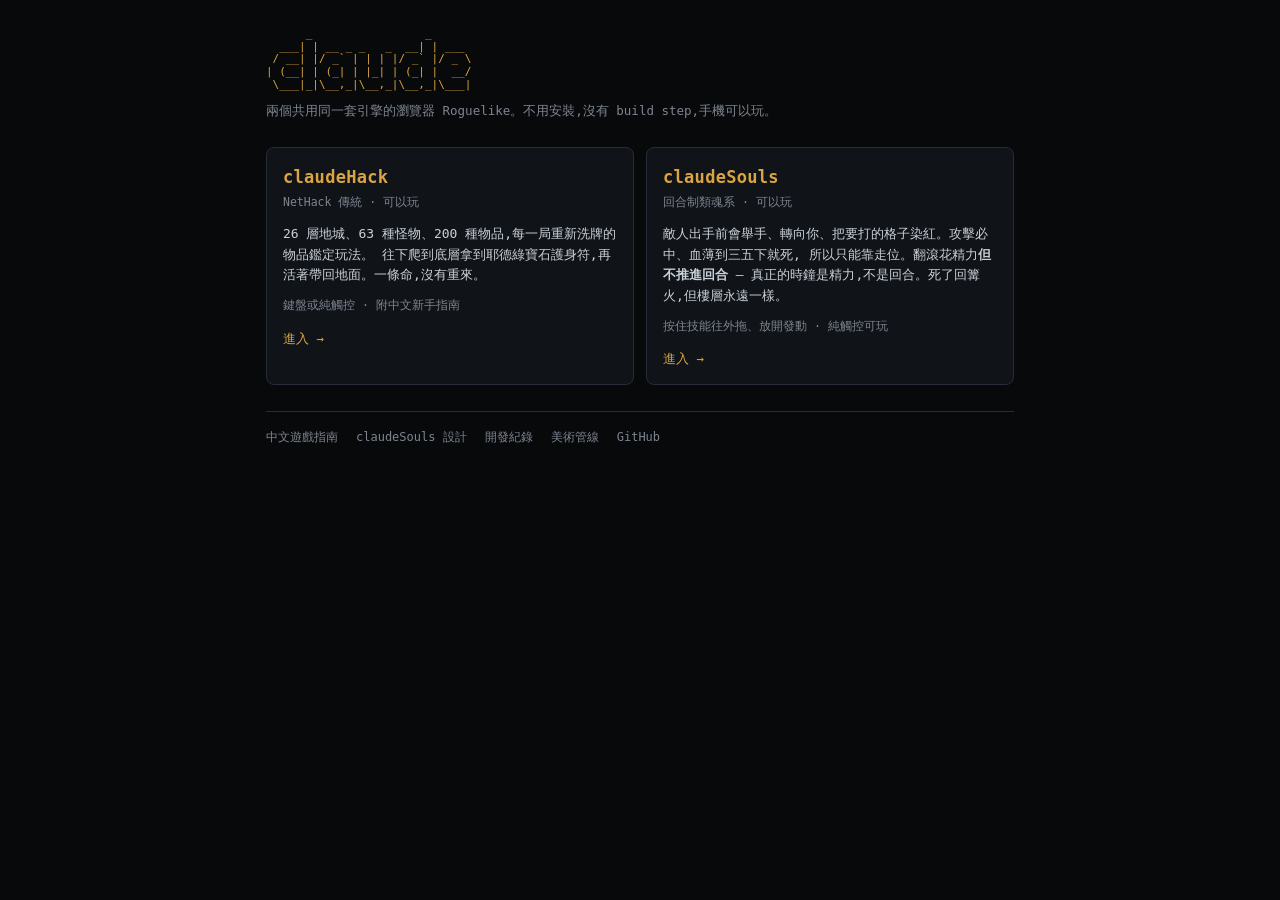
<file: index.html>
<!doctype html>
<html lang="zh-Hant">
<head>
<meta charset="utf-8">
<meta name="viewport" content="width=device-width,initial-scale=1,viewport-fit=cover">
<title>claudeHack &amp; claudeSouls</title>
<meta name="description" content="Two browser roguelikes sharing one engine: claudeHack, a NetHack-like, and claudeSouls, a turn-based Souls-like.">
<link rel="icon" href="data:image/svg+xml,<svg xmlns='http://www.w3.org/2000/svg' viewBox='0 0 16 16'><text y='13' font-size='13'>@</text></svg>">
<link rel="stylesheet" href="css/chooser.css">
</head>
<body>
<main>

  <pre id="logo">
      _                 _
  ___| | __ _ _   _  __| | ___
 / __| |/ _` | | | |/ _` |/ _ \
| (__| | (_| | |_| | (_| |  __/
 \___|_|\__,_|\__,_|\__,_|\___|
</pre>
  <p class="tag">兩個共用同一套引擎的瀏覽器 Roguelike。不用安裝,沒有 build step,手機可以玩。</p>

  <div class="cards">

    <a class="card ready" href="classic/">
      <h2>claudeHack</h2>
      <p class="sub">NetHack 傳統 &middot; 可以玩</p>
      <p>26 層地城、63 種怪物、200 種物品,每一局重新洗牌的物品鑑定玩法。
         往下爬到底層拿到耶德綠寶石護身符,再活著帶回地面。一條命,沒有重來。</p>
      <p class="meta">鍵盤或純觸控 &middot; 附中文新手指南</p>
      <span class="go">進入 &rarr;</span>
    </a>

    <a class="card ready" href="claudeSouls/">
      <h2>claudeSouls</h2>
      <p class="sub">回合制類魂系 &middot; 可以玩</p>
      <p>敵人出手前會舉手、轉向你、把要打的格子染紅。攻擊必中、血薄到三五下就死,
         所以只能靠走位。翻滾花精力<b>但不推進回合</b> &mdash;
         真正的時鐘是精力,不是回合。死了回篝火,但樓層永遠一樣。</p>
      <p class="meta">按住技能往外拖、放開發動 &middot; 純觸控可玩</p>
      <span class="go">進入 &rarr;</span>
    </a>

  </div>

  <nav class="links">
    <a href="classic/docs/GUIDE.zh-TW.md">中文遊戲指南</a>
    <a href="claudeSouls/docs/DESIGN.md">claudeSouls 設計</a>
    <a href="docs/DEVLOG.md">開發紀錄</a>
    <a href="docs/ASSETS.md">美術管線</a>
    <a href="https://github.com/darkbearlab/claudeHack_roguelike">GitHub</a>
  </nav>

</main>
</body>
</html>
</file>
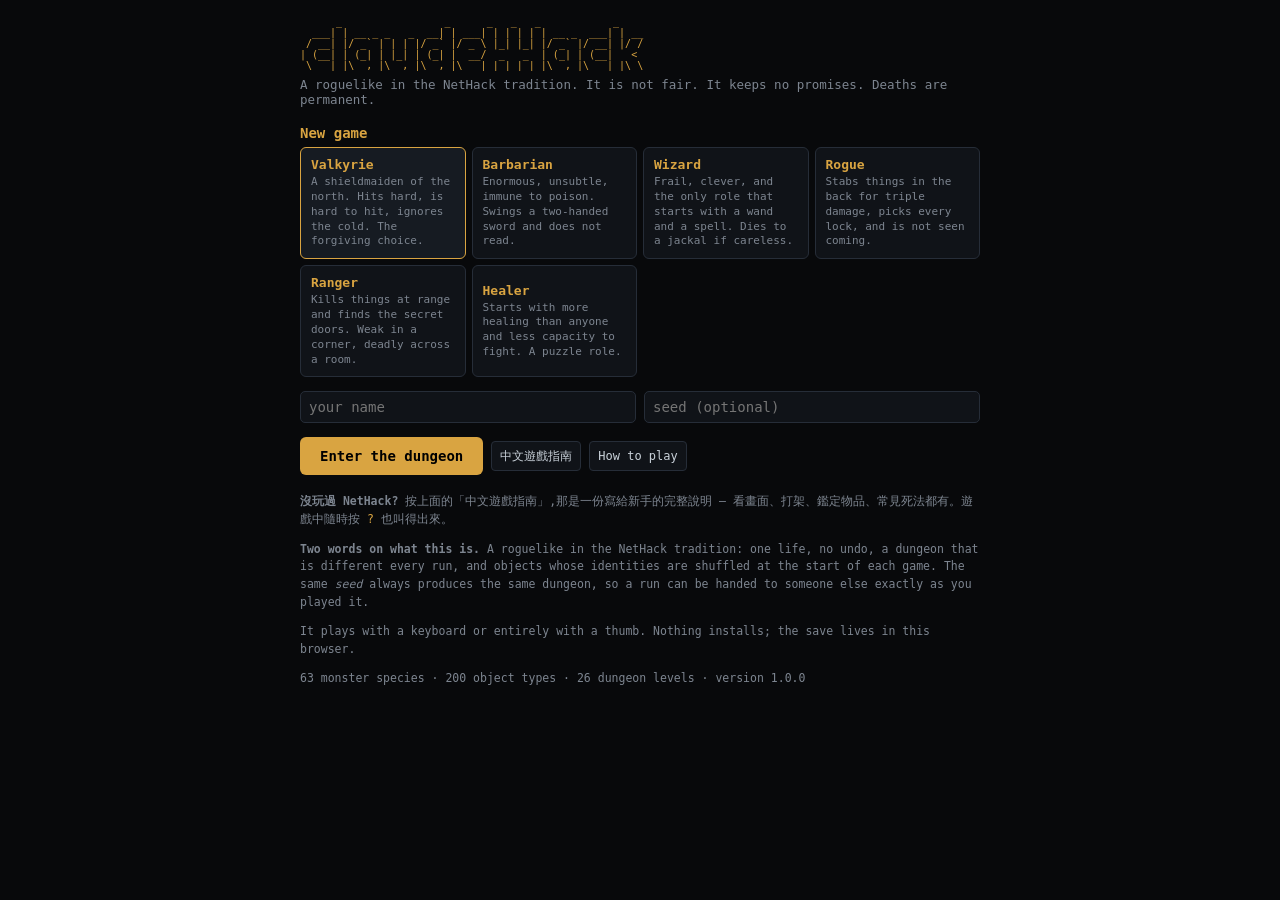
<file: classic/index.html>
<!doctype html>
<html lang="en">
<head>
<meta charset="utf-8">
<meta name="viewport" content="width=device-width,initial-scale=1,viewport-fit=cover">
<title>claudeHack — a roguelike in the NetHack tradition</title>
<meta name="description" content="claudeHack: a browser roguelike in the NetHack tradition. 26 dungeon levels, permadeath, item identification, no install.">
<link rel="icon" href="data:image/svg+xml,<svg xmlns='http://www.w3.org/2000/svg' viewBox='0 0 16 16'><text y='13' font-size='13'>@</text></svg>">
<link rel="stylesheet" href="css/style.css">
</head>
<body>
<div id="app">

  <header id="topbar">
    <span id="title">claudeHack</span>
    <span id="topinfo"></span>
    <span id="topbtns">
      <button id="btn-mode"  title="Toggle tiles / ASCII (T)">Tiles</button>
      <button id="btn-zoom"  title="Zoom (+ / -)">Zoom</button>
      <button id="btn-pad"   title="Show or hide the on-screen controls">Pad</button>
      <button id="btn-help"  title="Commands (?)">?</button>
      <button id="btn-save"  title="Save and quit (S)">Save</button>
    </span>
  </header>

  <div id="msgbar"><div id="msglines"></div></div>

  <main id="viewport">
    <canvas id="map" tabindex="0"></canvas>
    <div id="overlay" hidden></div>
    <div id="tooltip" hidden></div>
  </main>

  <footer id="status">
    <div id="status1"></div>
    <div id="status2"></div>
  </footer>

  <nav id="touchpad" hidden>
    <div class="tp-grid">
      <button data-cmd="y">↖</button><button data-cmd="k">↑</button><button data-cmd="u">↗</button>
      <button data-cmd="h">←</button><button data-cmd=".">·</button><button data-cmd="l">→</button>
      <button data-cmd="b">↙</button><button data-cmd="j">↓</button><button data-cmd="n">↘</button>
    </div>
    <div class="tp-acts">
      <button data-cmd="i">Inv</button>
      <button data-cmd=",">Pick</button>
      <button data-cmd="&gt;">&gt;</button>
      <button data-cmd="&lt;">&lt;</button>
      <button data-cmd="s">Srch</button>
      <button data-cmd="q">Quaff</button>
      <button data-cmd="r">Read</button>
      <button data-cmd="z">Zap</button>
      <button data-cmd="f">Fire</button>
      <button data-cmd="ESC">Esc</button>
    </div>
  </nav>

</div>

<div id="splash">
  <div class="splash-inner">
    <pre id="splash-logo">
      _                 _      _   _   _            _
  ___| | __ _ _   _  __| | ___| | | | | | __ _  ___| | __
 / __| |/ _` | | | |/ _` |/ _ \ |_| |_| |/ _` |/ __| |/ /
| (__| | (_| | |_| | (_| |  __/  _   _  | (_| | (__|   &lt;
 \___|_|\__,_|\__,_|\__,_|\___|_| |_| |_|\__,_|\___|_|\_\
</pre>
    <p class="tagline">A roguelike in the NetHack tradition. It is not fair. It keeps no promises. Deaths are permanent.</p>
    <div id="splash-body"></div>
  </div>
</div>

<script type="module" src="js/main.js"></script>
</body>
</html>
</file>
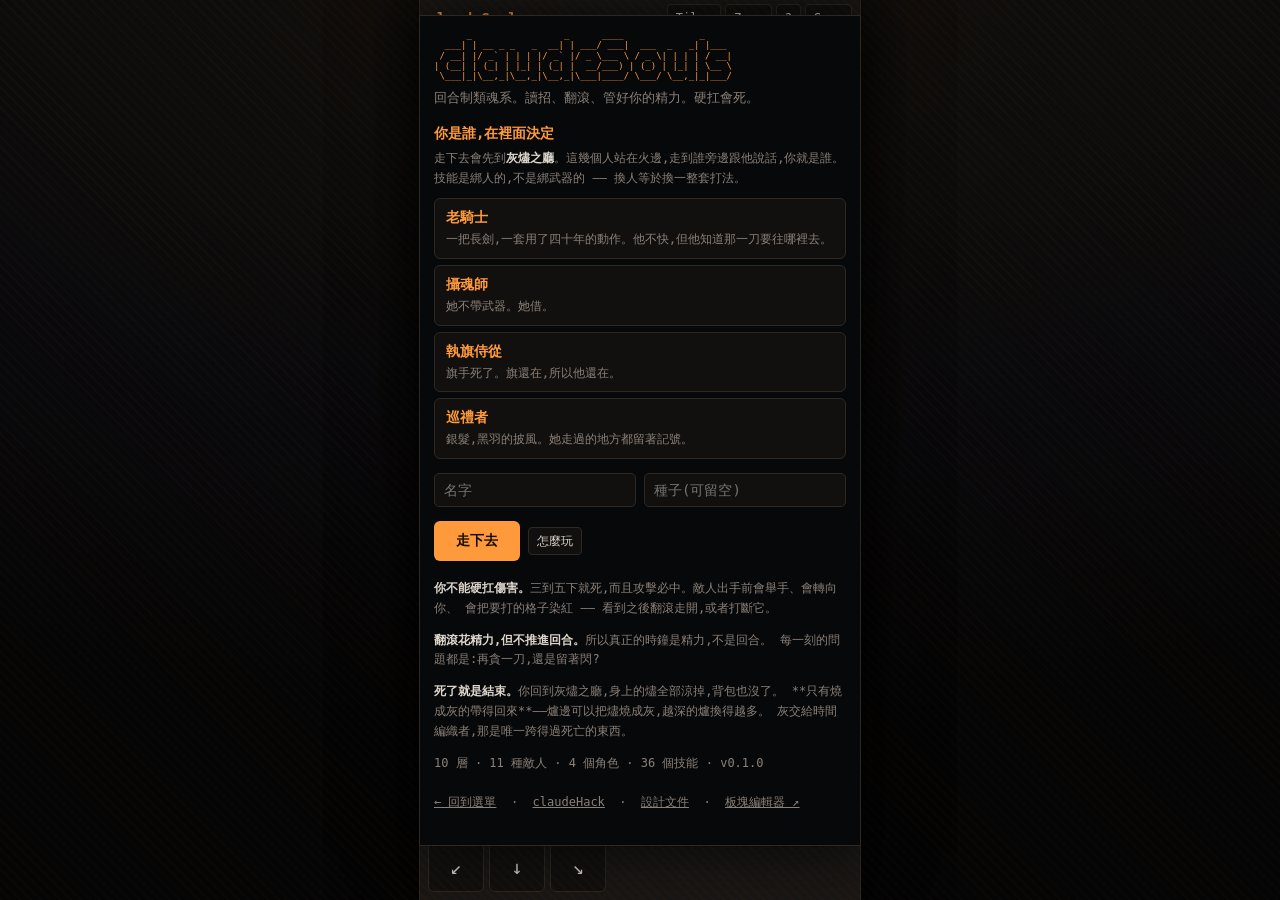
<file: claudeSouls/index.html>
<!doctype html>
<html lang="zh-Hant">
<head>
<meta charset="utf-8">
<meta name="viewport" content="width=device-width,initial-scale=1,viewport-fit=cover">
<title>claudeSouls</title>
<meta name="description" content="claudeSouls: a turn-based Souls-like. Read the wind-up, roll out of the way, spend your stamina well.">
<link rel="icon" href="data:image/svg+xml,<svg xmlns='http://www.w3.org/2000/svg' viewBox='0 0 16 16'><text y='13' font-size='13'>&#128293;</text></svg>">
<link rel="stylesheet" href="css/style.css">
  <link rel="stylesheet" href="css/texture.css">
</head>
<body>
<div id="app">

  <header id="topbar">
    <span id="title">claudeSouls</span>
    <span id="statusline"></span>
    <span id="topbtns">
      <button id="btn-mode" title="Tiles / ASCII">Tiles</button>
      <button id="btn-zoom" title="Zoom">Zoom</button>
      <button id="btn-help" title="說明">?</button>
      <button id="btn-save" title="存檔">Save</button>
    </span>
  </header>

  <div id="msgbar"><div id="msglines"></div></div>

  <main id="viewport">
    <canvas id="map" tabindex="0"></canvas>
    <!-- The aim readout, over the foot of the map. It used to live in the
         message strip at the top of the screen; that strip is off now, and a
         readout you consult with a finger already on the glass belongs near
         the finger. -->
    <div id="aimline" hidden></div>
    <!-- Health and stamina sit over the top-left corner of the map, the way a
         Souls game puts them. Overlaying rather than taking a strip of its own
         gives the map back the height, and the corner of a dungeon view is
         nearly always dark. -->
    <div id="hud">
      <div id="hudframe">
        <div id="gauges">
          <div id="hpbar" role="img" aria-label="health"></div>
          <div id="stbar" role="img" aria-label="stamina"></div>
        </div>
      </div>
    </div>
    <div id="flash"></div>
    <div id="overlay" hidden></div>
  </main>

  <div id="controls">
    <!-- A clean 3x3. Descend, Rest and Esc used to live on a fourth row here;
         they are one context button on the right now, which is what let these
         grow. -->
    <nav id="pad">
      <button data-cmd="y">&#8598;</button><button data-cmd="k">&#8593;</button><button data-cmd="u">&#8599;</button>
      <button data-cmd="h">&#8592;</button><button data-cmd=".">&middot;</button><button data-cmd="l">&#8594;</button>
      <button data-cmd="b">&#8601;</button><button data-cmd="j">&#8595;</button><button data-cmd="n">&#8600;</button>
    </nav>
    <div id="skillbar"></div>
  </div>

</div>

<div id="splash">
  <div class="splash-inner">
    <pre id="splash-logo">
      _                 _      ____              _
  ___| | __ _ _   _  __| | ___/ ___|  ___  _   _| |___
 / __| |/ _` | | | |/ _` |/ _ \___ \ / _ \| | | | / __|
| (__| | (_| | |_| | (_| |  __/___) | (_) | |_| | \__ \
 \___|_|\__,_|\__,_|\__,_|\___|____/ \___/ \__,_|_|___/
</pre>
    <p class="tagline">回合制類魂系。讀招、翻滾、管好你的精力。硬扛會死。</p>
    <div id="splash-body"></div>
    <p class="note" style="margin-top:20px">
      <a href="../">&larr; 回到選單</a> &nbsp;·&nbsp;
      <a href="../classic/">claudeHack</a> &nbsp;·&nbsp;
      <a href="docs/DESIGN.md">設計文件</a> &nbsp;·&nbsp;
      <a href="tools/tile-editor.html" target="_blank" rel="noopener">板塊編輯器 ↗</a>
    </p>
  </div>
</div>

<script type="module" src="js/main.js"></script>
</body>
</html>
</file>
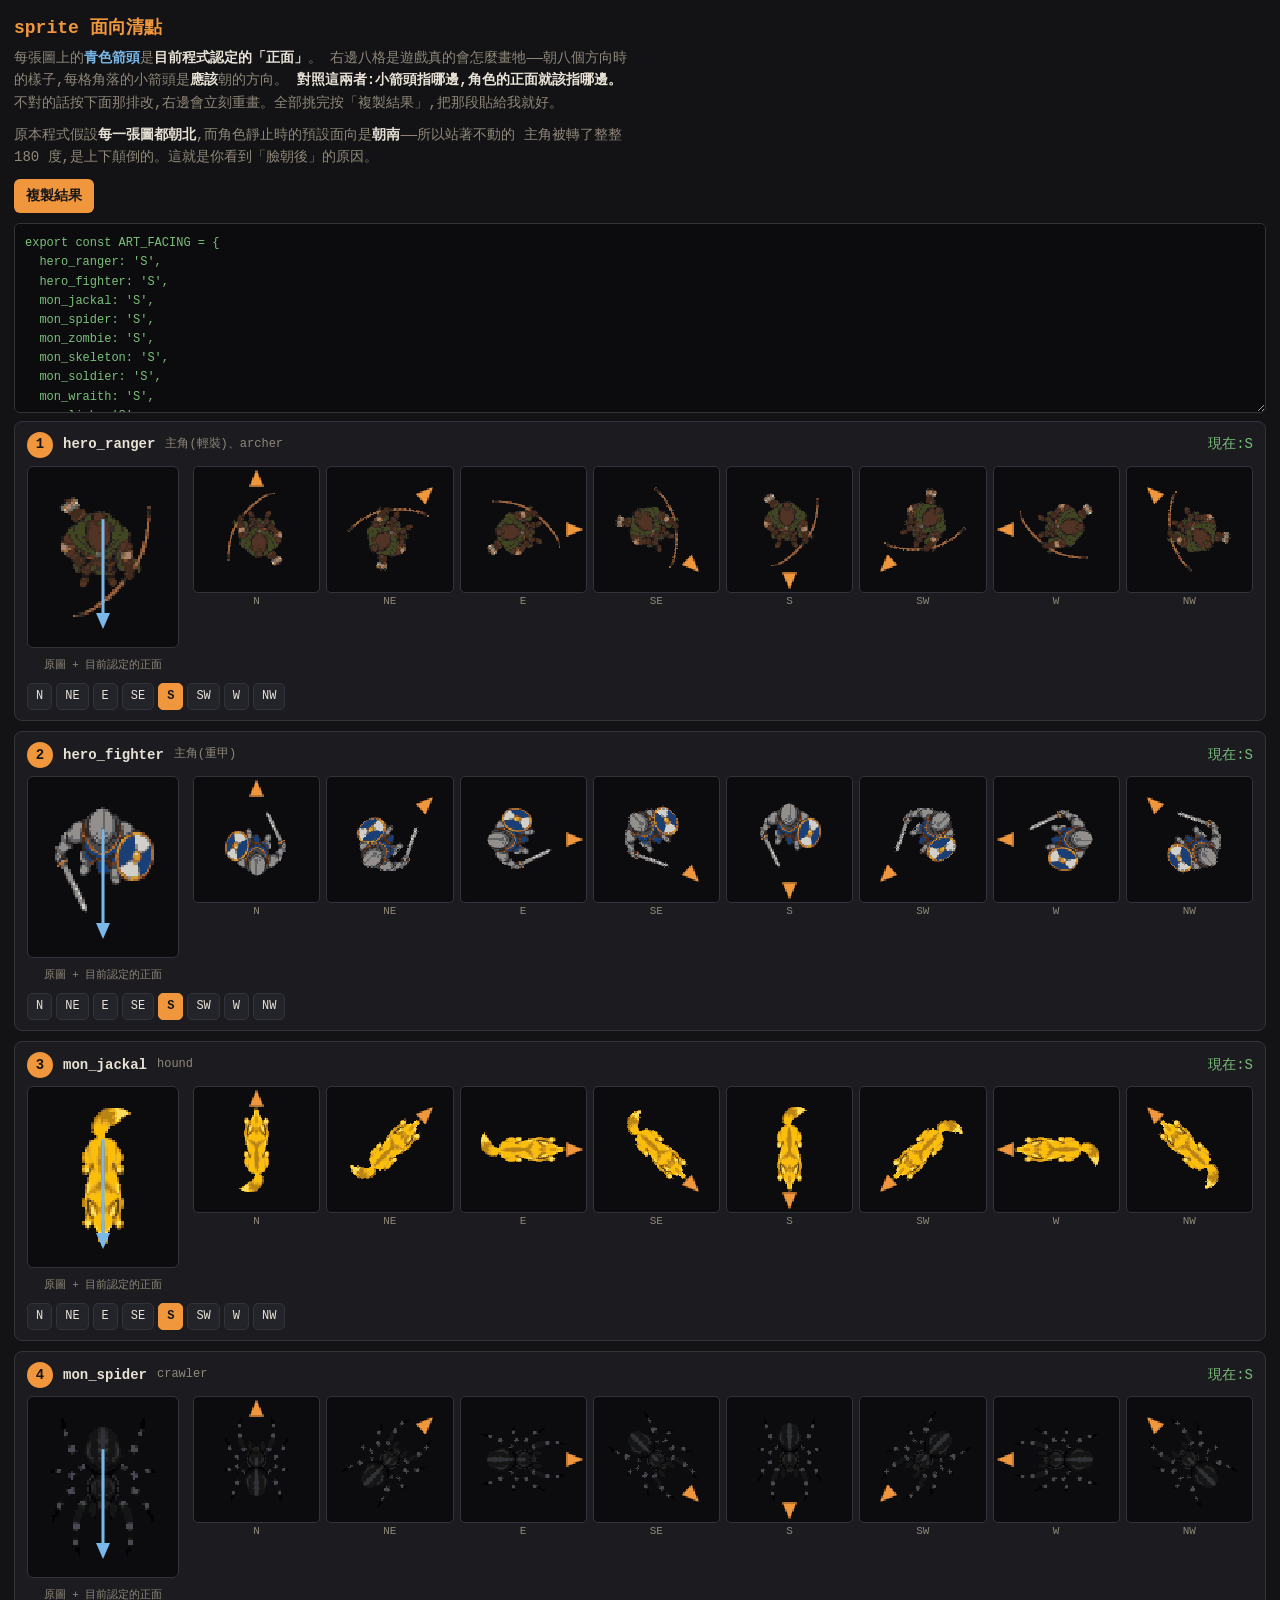
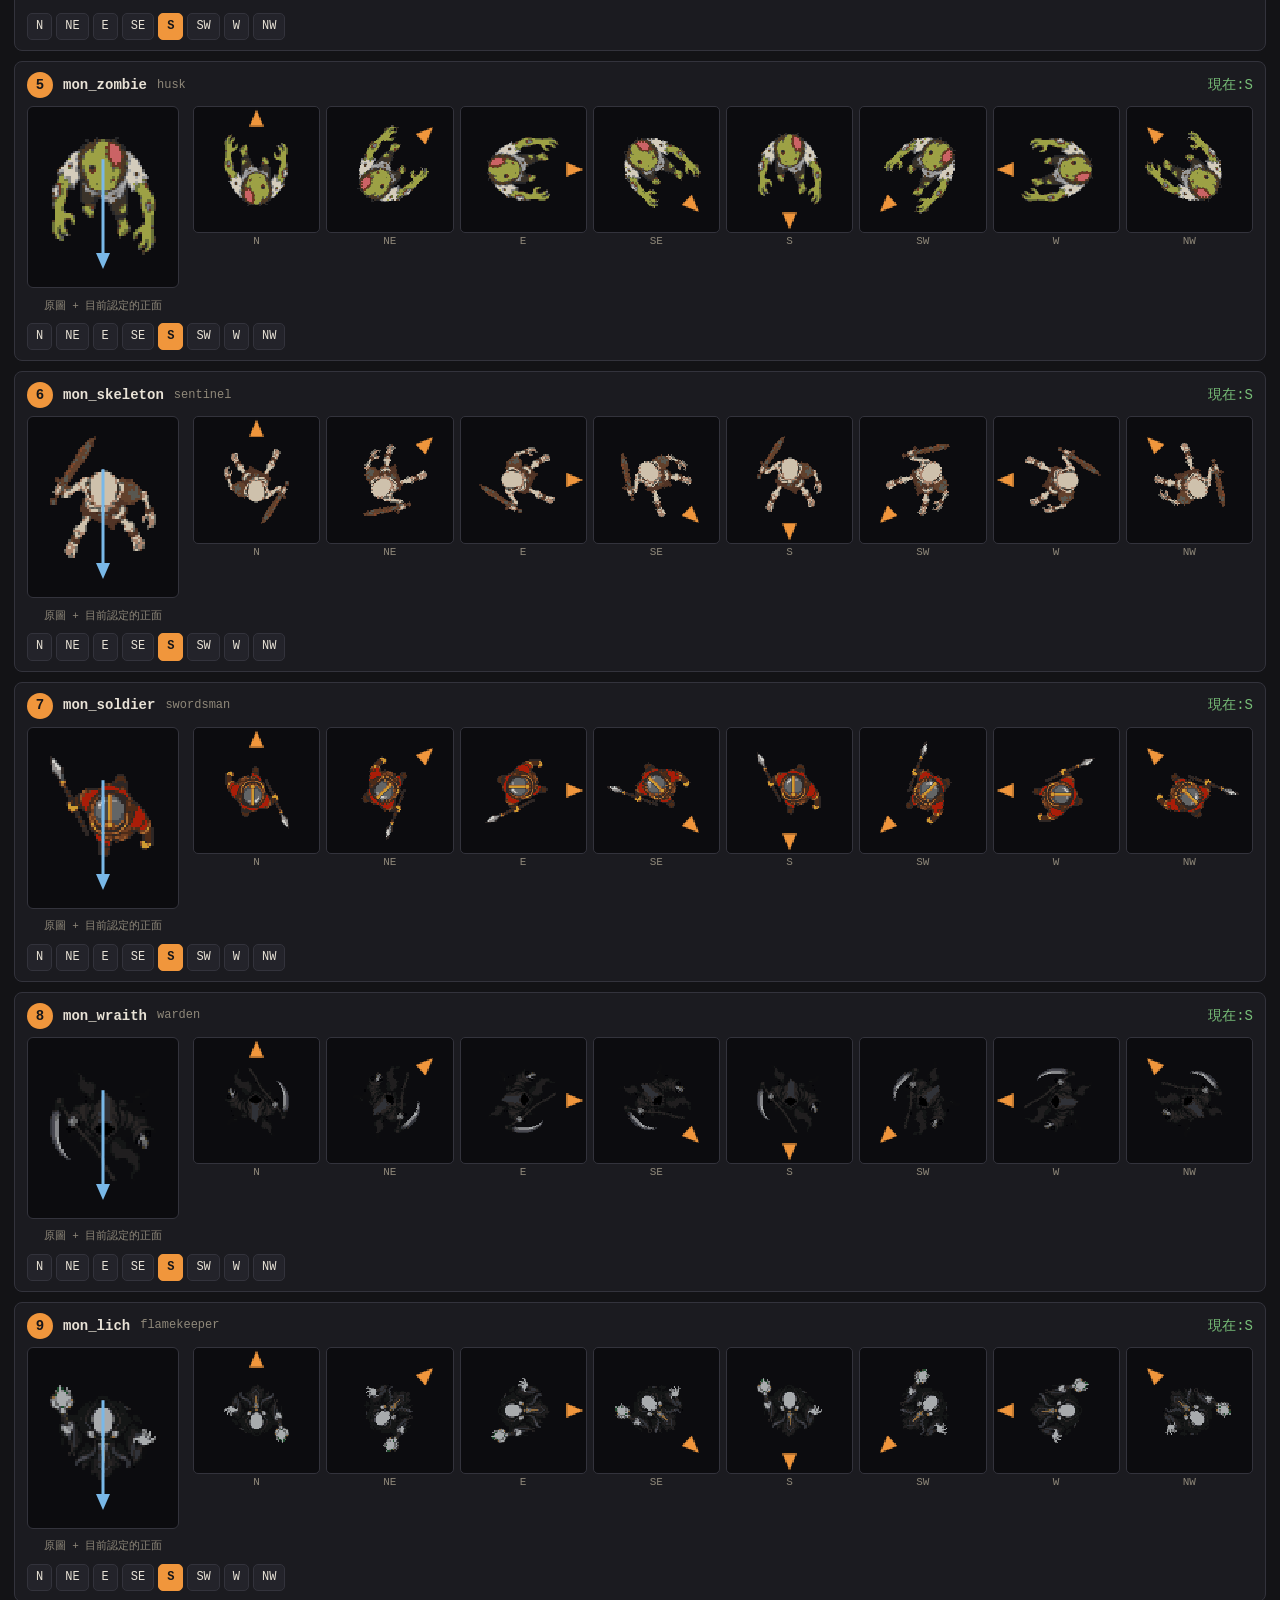
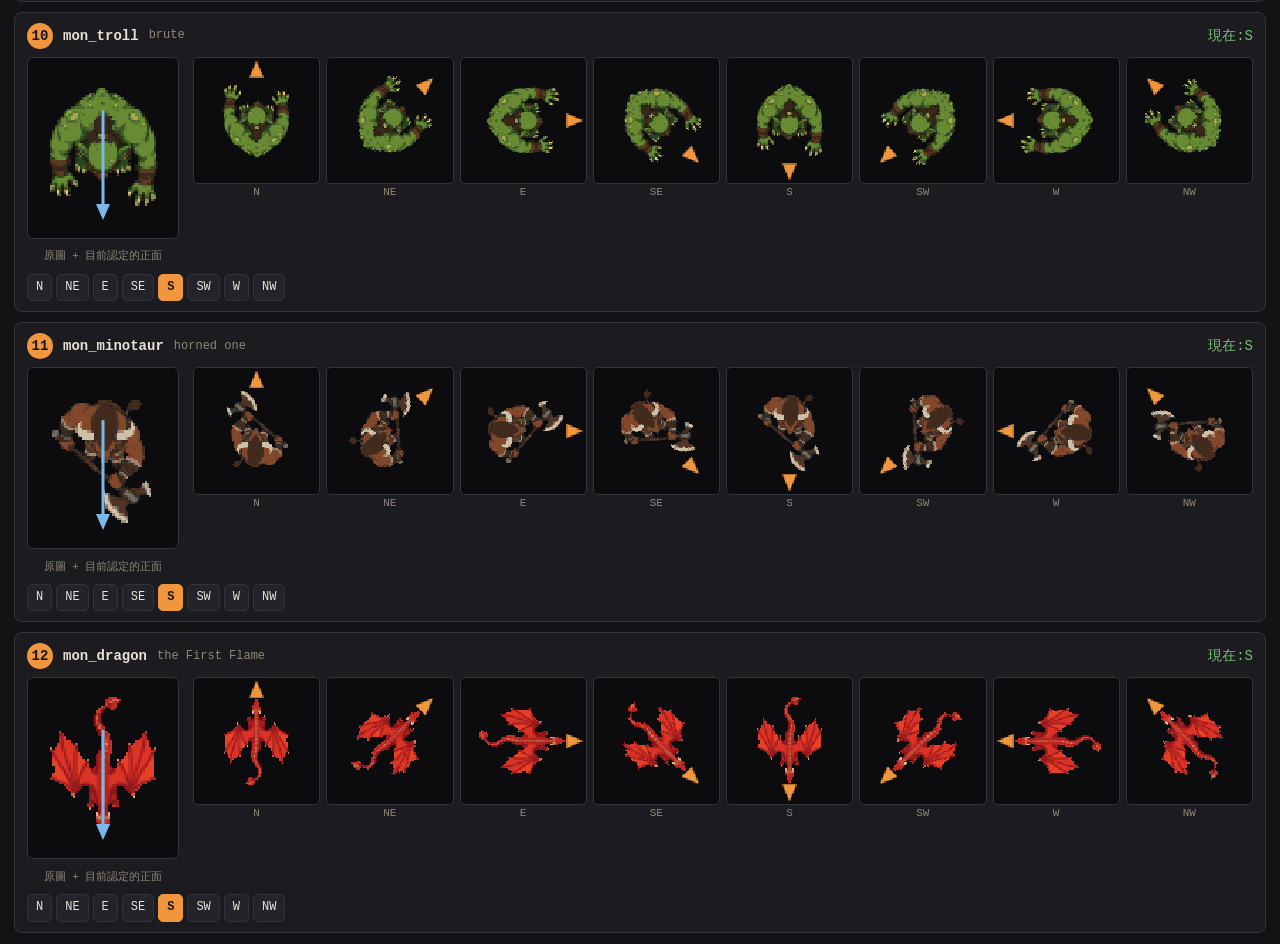
<file: claudeSouls/tools/facing.html>
<!doctype html>
<html lang="zh-Hant">
<head>
<meta charset="utf-8">
<meta name="viewport" content="width=device-width, initial-scale=1, viewport-fit=cover">
<title>claudeSouls — sprite 面向清點</title>
<style>
  :root {
    --bg: #131316; --panel: #1b1b20; --line: #33333c;
    --fg: #e8e2d6; --dim: #8f8879; --ember: #f0963c; --cool: #79b8e8; --good: #79c079;
  }
  * { box-sizing: border-box; }
  body {
    margin: 0; padding: 14px; background: var(--bg); color: var(--fg);
    font: 14px/1.6 ui-monospace, SFMono-Regular, Menlo, Consolas, monospace;
  }
  h1 { font-size: 18px; margin: 0 0 4px; color: var(--ember); }
  p  { margin: 0 0 10px; color: var(--dim); max-width: 74ch; }
  b  { color: var(--fg); }
  a  { color: var(--cool); }

  .card {
    background: var(--panel); border: 1px solid var(--line); border-radius: 8px;
    padding: 10px 12px; margin-bottom: 10px;
  }
  .head { display: flex; align-items: center; gap: 10px; flex-wrap: wrap; margin-bottom: 8px; }
  .num {
    background: var(--ember); color: #16161a; font-weight: 700;
    width: 26px; height: 26px; border-radius: 50%;
    display: grid; place-items: center; flex: 0 0 auto;
  }
  .name { font-weight: 700; }
  .used { color: var(--dim); font-size: 12px; }
  .now  { margin-left: auto; color: var(--good); }

  .row { display: flex; gap: 14px; align-items: flex-start; flex-wrap: wrap; }
  .raw { text-align: center; }
  .raw canvas { image-rendering: pixelated; background: #0c0c0f; border: 1px solid var(--line); border-radius: 6px; }
  .cap { color: var(--dim); font-size: 11px; margin-top: 2px; }

  .eight { display: grid; grid-template-columns: repeat(8, 1fr); gap: 6px; flex: 1 1 340px; min-width: 280px; }
  .eight figure { margin: 0; text-align: center; }
  .eight canvas {
    image-rendering: pixelated; width: 100%; height: auto; aspect-ratio: 1;
    background: #0c0c0f; border: 1px solid var(--line); border-radius: 5px; display: block;
  }
  .eight figcaption { font-size: 11px; color: var(--dim); }

  .pick { display: flex; gap: 4px; flex-wrap: wrap; margin-top: 8px; }
  .pick button {
    font: inherit; font-size: 12px; padding: 3px 8px; cursor: pointer;
    background: #23232a; color: var(--fg); border: 1px solid var(--line); border-radius: 5px;
  }
  .pick button.on { background: var(--ember); color: #16161a; border-color: var(--ember); font-weight: 700; }

  #out {
    width: 100%; height: 190px; background: #0c0c0f; color: var(--good);
    border: 1px solid var(--line); border-radius: 6px; padding: 10px;
    font: inherit; font-size: 12px; white-space: pre;
  }
  .bar { display: flex; gap: 8px; align-items: center; margin: 10px 0; flex-wrap: wrap; }
  .bar button {
    font: inherit; padding: 6px 12px; cursor: pointer;
    background: var(--ember); color: #16161a; border: 0; border-radius: 6px; font-weight: 700;
  }
  @media (max-width: 620px) { .eight { grid-template-columns: repeat(4, 1fr); } }
</style>
</head>
<body>

<h1>sprite 面向清點</h1>
<p>
  每張圖上的<b style="color:var(--cool)">青色箭頭</b>是<b>目前程式認定的「正面」</b>。
  右邊八格是遊戲真的會怎麼畫牠——朝八個方向時的樣子,每格角落的小箭頭是<b>應該</b>朝的方向。
  <b>對照這兩者:小箭頭指哪邊,角色的正面就該指哪邊。</b>
  不對的話按下面那排改,右邊會立刻重畫。全部挑完按「複製結果」,把那段貼給我就好。
</p>
<p>
  原本程式假設<b>每一張圖都朝北</b>,而角色靜止時的預設面向是<b>朝南</b>——所以站著不動的
  主角被轉了整整 180 度,是上下顛倒的。這就是你看到「臉朝後」的原因。
</p>

<div class="bar">
  <button id="copy">複製結果</button>
  <span class="cap" id="msg"></span>
</div>
<textarea id="out" readonly spellcheck="false"></textarea>

<div id="list"></div>

<script type="module">
import { ART_FACING, DEFAULT_ART_FACING, COMPASS } from '../js/data/sprites.js';
import { ENEMIES } from '../js/data/enemies.js';

// Every sprite this game rotates, and what uses it - so a wrong call can be
// traced to the thing on screen that looks wrong.
const USERS = new Map();
const add = (sprite, who) => {
  if (!sprite) return;
  if (!USERS.has(sprite)) USERS.set(sprite, []);
  USERS.get(sprite).push(who);
};
add('hero_ranger', '主角(輕裝)');
add('hero_fighter', '主角(重甲)');
for (const e of ENEMIES) add(e.sprite, e.name);

const SPRITES = [...USERS.keys()];
const chosen = new Map(SPRITES.map((s) => [s, ART_FACING[s] ?? DEFAULT_ART_FACING]));

const VEC = {
  N: [0, -1], NE: [1, -1], E: [1, 0], SE: [1, 1],
  S: [0, 1], SW: [-1, 1], W: [-1, 0], NW: [-1, -1],
};
const angleOf = (dx, dy) => Math.atan2(dy, dx) + Math.PI / 2;

function load(name) {
  return new Promise((res) => {
    const img = new Image();
    img.onload = () => res(img);
    img.onerror = () => res(null);
    img.src = `../../assets/${name}.png`;
  });
}

/** The raw art, with an arrow showing which way we currently call its front. */
function drawRaw(cv, img, facing) {
  const ctx = cv.getContext('2d');
  ctx.imageSmoothingEnabled = false;
  ctx.clearRect(0, 0, cv.width, cv.height);
  const s = Math.min(cv.width / img.width, cv.height / img.height) * 0.82;
  const w = img.width * s, h = img.height * s;
  ctx.drawImage(img, (cv.width - w) / 2, (cv.height - h) / 2, w, h);

  const [dx, dy] = VEC[facing];
  const cx = cv.width / 2, cy = cv.height / 2;
  const len = Math.min(cv.width, cv.height) * 0.42;
  const n = Math.hypot(dx, dy);
  const ex = cx + (dx / n) * len, ey = cy + (dy / n) * len;
  ctx.strokeStyle = '#79b8e8'; ctx.lineWidth = 3;
  ctx.beginPath(); ctx.moveTo(cx - (dx / n) * len * 0.6, cy - (dy / n) * len * 0.6);
  ctx.lineTo(ex, ey); ctx.stroke();
  ctx.save();
  ctx.translate(ex, ey); ctx.rotate(Math.atan2(dy, dx));
  ctx.fillStyle = '#79b8e8';
  ctx.beginPath(); ctx.moveTo(9, 0); ctx.lineTo(-7, -7); ctx.lineTo(-7, 7);
  ctx.closePath(); ctx.fill();
  ctx.restore();
}

/** Exactly what the game does: rotate by facing minus the art's own heading. */
function drawFacing(cv, img, artFacing, dir) {
  const ctx = cv.getContext('2d');
  ctx.imageSmoothingEnabled = false;
  ctx.clearRect(0, 0, cv.width, cv.height);
  const [adx, ady] = VEC[artFacing];
  const [ddx, ddy] = VEC[dir];
  const rot = angleOf(ddx, ddy) - angleOf(adx, ady);

  const s = Math.min(cv.width / img.width, cv.height / img.height) * 0.72;
  const w = img.width * s, h = img.height * s;
  ctx.save();
  ctx.translate(cv.width / 2, cv.height / 2);
  ctx.rotate(rot);
  ctx.drawImage(img, -w / 2, -h / 2, w, h);
  ctx.restore();

  // The direction it is *supposed* to be facing, pinned to the edge.
  const n = Math.hypot(ddx, ddy);
  const r = cv.width * 0.40;
  const ex = cv.width / 2 + (ddx / n) * r, ey = cv.height / 2 + (ddy / n) * r;
  ctx.save();
  ctx.translate(ex, ey); ctx.rotate(Math.atan2(ddy, ddx));
  ctx.fillStyle = '#f0963c';
  ctx.beginPath(); ctx.moveTo(7, 0); ctx.lineTo(-5, -5); ctx.lineTo(-5, 5);
  ctx.closePath(); ctx.fill();
  ctx.restore();
}

const list = document.getElementById('list');
const out = document.getElementById('out');

function refreshOut() {
  const lines = SPRITES.map((s) => `  ${s}: '${chosen.get(s)}',`);
  out.value = 'export const ART_FACING = {\n' + lines.join('\n') + '\n};';
}

(async () => {
  for (let i = 0; i < SPRITES.length; i++) {
    const name = SPRITES[i];
    const img = await load(name);

    const card = document.createElement('div');
    card.className = 'card';
    card.innerHTML = `
      <div class="head">
        <span class="num">${i + 1}</span>
        <span class="name">${name}</span>
        <span class="used">${USERS.get(name).join('、')}</span>
        <span class="now" data-now>現在:${chosen.get(name)}</span>
      </div>
      <div class="row">
        <div class="raw">
          <canvas width="150" height="180"></canvas>
          <div class="cap">原圖 + 目前認定的正面</div>
        </div>
        <div class="eight"></div>
      </div>
      <div class="pick"></div>`;
    list.appendChild(card);

    if (!img) { card.querySelector('.cap').textContent = '讀不到圖'; continue; }

    const rawCv = card.querySelector('.raw canvas');
    const eight = card.querySelector('.eight');
    const cvs = COMPASS.map((dir) => {
      const fig = document.createElement('figure');
      fig.innerHTML = `<canvas width="88" height="88"></canvas><figcaption>${dir}</figcaption>`;
      eight.appendChild(fig);
      return fig.querySelector('canvas');
    });

    const redraw = () => {
      const f = chosen.get(name);
      drawRaw(rawCv, img, f);
      COMPASS.forEach((dir, k) => drawFacing(cvs[k], img, f, dir));
      card.querySelector('[data-now]').textContent = `現在:${f}`;
      card.querySelectorAll('.pick button').forEach((b) => {
        b.classList.toggle('on', b.dataset.dir === f);
      });
      refreshOut();
    };

    const pick = card.querySelector('.pick');
    for (const dir of COMPASS) {
      const b = document.createElement('button');
      b.textContent = dir;
      b.dataset.dir = dir;
      b.addEventListener('click', () => { chosen.set(name, dir); redraw(); });
      pick.appendChild(b);
    }
    redraw();
  }
  refreshOut();
})();

document.getElementById('copy').addEventListener('click', async () => {
  const msg = document.getElementById('msg');
  try {
    await navigator.clipboard.writeText(out.value);
    msg.textContent = '已複製';
  } catch {
    out.select();
    msg.textContent = '請手動選取上面那段複製';
  }
  setTimeout(() => { msg.textContent = ''; }, 2500);
});
</script>
</body>
</html>
</file>
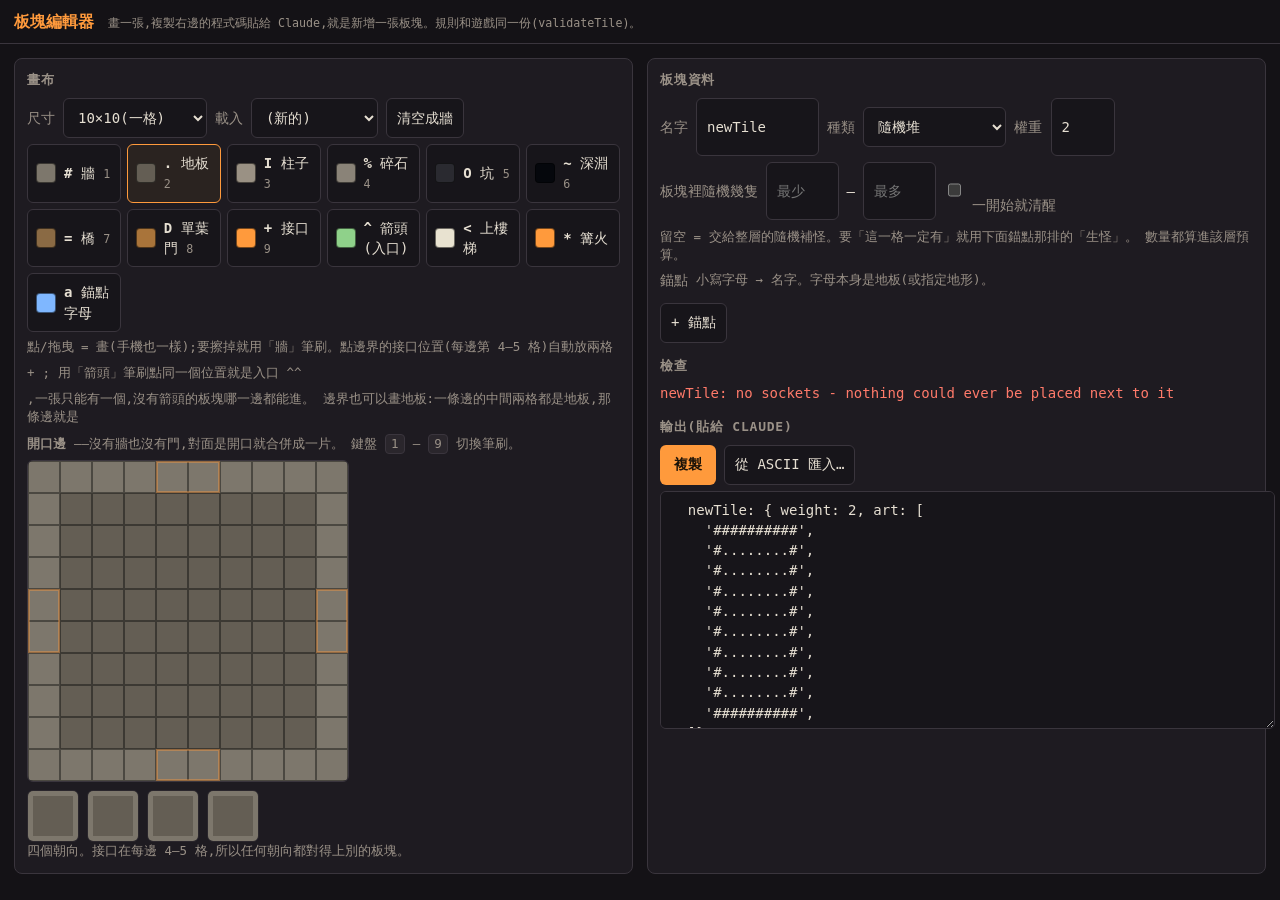
<file: claudeSouls/tools/tile-editor.html>
<!doctype html>
<meta charset="utf-8">
<meta name="viewport" content="width=device-width, initial-scale=1">
<title>板塊編輯器 · claudeSouls</title>
<style>
  :root { color-scheme: dark; --bg:#141216; --panel:#1e1b21; --line:#3a353d; --fg:#e6dfd2; --dim:#9a9187; --ember:#ff9a3c; }
  body { margin:0; background:var(--bg); color:var(--fg); font: 14px/1.45 ui-monospace, Menlo, Consolas, monospace; }
  header { padding: 10px 14px; border-bottom: 1px solid var(--line); display:flex; gap:14px; align-items:baseline; flex-wrap:wrap; }
  header b { color: var(--ember); font-size: 16px; }
  header small { color: var(--dim); }
  main { display:grid; grid-template-columns: minmax(280px, 1fr) minmax(320px, 1fr); gap: 14px; padding: 14px; }
  @media (max-width: 820px) { main { grid-template-columns: 1fr; } }
  section { background: var(--panel); border:1px solid var(--line); border-radius: 8px; padding: 12px; }
  h2 { margin: 0 0 8px; font-size: 13px; color: var(--dim); text-transform: uppercase; letter-spacing: .06em; }
  .row { display:flex; gap:8px; flex-wrap:wrap; align-items:center; margin: 6px 0; }
  label { color: var(--dim); }
  input, select, button, textarea { font: inherit; color: var(--fg); background: #17151a; border:1px solid var(--line); border-radius: 6px; padding: 8px 10px; min-height: 40px; }
  #importBox { display:none; margin-top: 8px; }
  #importBox.on { display:block; }
  #importBox textarea { min-height: 140px; }
  input[type=text] { width: 12ch; }
  button { cursor:pointer; }
  button.on { border-color: var(--ember); background:#2a2320; }
  button.big { background: var(--ember); color:#1a1208; font-weight: 700; border: none; padding: 8px 14px; }
  canvas { display:block; image-rendering: pixelated; touch-action: none; border:1px solid var(--line); border-radius: 6px; max-width: 100%; }
  .palette { display:grid; grid-template-columns: repeat(auto-fill, minmax(84px, 1fr)); gap: 6px; }
  .palette button { display:flex; gap:8px; align-items:center; text-align:left; padding: 8px; min-height: 44px; }
  .swatch { width: 18px; height: 18px; border-radius: 4px; border:1px solid #0008; display:inline-block; flex: none; }
  .rots { display:flex; gap: 8px; margin-top: 8px; }
  .rots canvas { border-color:#2a262c; }
  textarea { width: 100%; min-height: 220px; resize: vertical; white-space: pre; tab-size: 2; }
  .problems { color: #ff7a6a; white-space: pre-wrap; }
  .ok { color: #8fd18a; }
  .anchors { display:grid; grid-template-columns: auto 1fr auto auto auto; gap: 6px 10px; align-items:center; }
  .hint { color: var(--dim); font-size: 12.5px; }
  kbd { background:#2a262c; border:1px solid var(--line); border-radius:4px; padding: 0 5px; }
</style>

<header>
  <b>板塊編輯器</b>
  <small>畫一張,複製右邊的程式碼貼給 Claude,就是新增一張板塊。規則和遊戲同一份(<code>validateTile</code>)。</small>
</header>

<main>
<section>
  <h2>畫布</h2>
  <div class="row">
    <label>尺寸</label>
    <select id="size">
      <option value="10x10">10×10(一格)</option>
      <option value="20x10">20×10(橫兩格)</option>
      <option value="10x20">10×20(直兩格)</option>
      <option value="20x20">20×20(四格)</option>
    </select>
    <label>載入</label>
    <select id="load"><option value="">(新的)</option></select>
    <button id="clear">清空成牆</button>
  </div>
  <div class="palette" id="palette"></div>
  <div class="row hint">
    點/拖曳 = 畫(手機也一樣);要擦掉就用「牆」筆刷。點邊界的接口位置(每邊第 4–5 格)自動放兩格 <code>+</code>;
    用「箭頭」筆刷點同一個位置就是入口 <code>^^</code>,一張只能有一個,沒有箭頭的板塊哪一邊都能進。
    邊界也可以畫地板:一條邊的中間兩格都是地板,那條邊就是<b>開口邊</b>——沒有牆也沒有門,對面是開口就合併成一片。
    鍵盤 <kbd>1</kbd>–<kbd>9</kbd> 切換筆刷。
  </div>
  <canvas id="grid"></canvas>
  <div class="rots" id="rots"></div>
  <div class="hint">四個朝向。接口在每邊 4–5 格,所以任何朝向都對得上別的板塊。</div>
</section>

<section>
  <h2>板塊資料</h2>
  <div class="row">
    <label>名字</label><input type="text" id="name" value="newTile" spellcheck="false">
    <label>種類</label>
    <select id="kind">
      <option value="pile">隨機堆</option>
      <option value="special">特殊(情境)</option>
      <option value="fixed">固定(手動擺放)</option>
    </select>
    <span id="kindExtra"></span>
  </div>
  <div class="row">
    <label>板塊裡隨機幾隻</label>
    <input type="number" id="enLo" min="0" max="8" value="" placeholder="最少" style="width:6ch">
    <span>–</span>
    <input type="number" id="enHi" min="0" max="8" value="" placeholder="最多" style="width:6ch">
    <label><input type="checkbox" id="enAware"> 一開始就清醒</label>
    <span class="hint">留空 = 交給整層的隨機補怪。要「這一格一定有」就用下面錨點那排的「生怪」。
    數量都算進該層預算。</span>
  </div>
  <div class="row">
    <label>錨點</label>
    <span class="hint">小寫字母 → 名字。字母本身是地板(或指定地形)。</span>
  </div>
  <div class="anchors" id="anchors"></div>
  <div class="row"><button id="addAnchor">+ 錨點</button></div>

  <h2 style="margin-top:14px">檢查</h2>
  <div id="problems" class="ok">還沒畫。</div>

  <h2 style="margin-top:14px">輸出(貼給 Claude)</h2>
  <div class="row">
    <button class="big" id="copy">複製</button>
    <button id="import">從 ASCII 匯入…</button>
    <span id="copied" class="ok"></span>
  </div>
  <div id="importBox">
    <textarea id="importText" spellcheck="false" placeholder="貼上 ASCII:一行一列。直接貼整段 art: [ '...', ] 也可以。"></textarea>
    <div class="row"><button class="big" id="importGo">匯入</button><button id="importCancel">取消</button></div>
  </div>
  <textarea id="out" spellcheck="false"></textarea>
</section>
</main>

<script type="module">
import { T, TILE } from '../js/map/tiles.js';
import { GEOMORPHS, validateTile } from '../js/data/geomorphs.js';
import { CHAMBERS } from '../js/data/chambers.js';

// ---- the brushes: exactly the characters the assembler understands --------
const BRUSHES = [
  { ch: '#', name: '牆',     tile: T.WALL },
  { ch: '.', name: '地板',   tile: T.FLOOR },
  { ch: 'I', name: '柱子',   tile: T.PILLAR },
  { ch: '%', name: '碎石',   tile: T.RUBBLE },
  { ch: 'O', name: '坑',     tile: T.PIT },
  { ch: '~', name: '深淵',   tile: T.CHASM },
  { ch: '=', name: '橋',     tile: T.BRIDGE },
  { ch: 'D', name: '單葉門', tile: T.DOOR_CLOSED },
  { ch: '+', name: '接口',   tile: null, colour: '#ff9a3c' },
  { ch: '^', name: '箭頭(入口)', tile: null, colour: '#8fd18a' },
  { ch: '<', name: '上樓梯', tile: T.STAIRS_UP },
  { ch: '*', name: '篝火',   tile: T.BONFIRE },
  { ch: 'a', name: '錨點字母', tile: null, colour: '#7fb7ff', letter: true },
];
const colourOf = (ch, anchors) => {
  const b = BRUSHES.find((b) => b.ch === ch);
  if (b?.tile != null) return TILE[b.tile].colour;
  if (b?.colour) return b.colour;
  if (/[a-z]/.test(ch)) {
    const a = anchors[ch];
    const t = typeof a === 'object' && a?.tile ? T[a.tile] : T.FLOOR;
    return TILE[t]?.colour ?? '#7fb7ff';
  }
  return '#ff00ff';
};

// ---- state ------------------------------------------------------------------
let W = 10, H = 10;
let art = [];                 // array of arrays of chars
let brush = '.';
let letter = 'a';
let anchors = {};             // letter -> name | {name, tile}
let kind = 'pile';
let weight = 2, special = CHAMBERS[0]?.key ?? '', bothEnds = false;
let enemies = null;           // null | [lo, hi] | { ... } | [ { ... }, ... ]
let spawnAt = {};             // anchor name -> '' | 'any' | role

const $ = (id) => document.getElementById(id);
const grid = $('grid'), ctx = grid.getContext('2d');
let CELL = 28;

function blank() {
  art = Array.from({ length: H }, (_, y) => Array.from({ length: W }, (_, x) =>
    (x === 0 || y === 0 || x === W - 1 || y === H - 1) ? '#' : '.'));
}
function setSize(w, h) { W = w; H = h; blank(); layout(); redraw(); }

function layout() {
  // As big as the screen allows, up to 28px; on a 375px phone a 10-wide tile
  // gets ~32px cells and a 20-wide one ~16px, both usable with a finger.
  const avail = Math.min(window.innerWidth, 560) - 44;
  CELL = Math.max(14, Math.min(32, Math.floor(avail / W)));
  grid.width = W * CELL; grid.height = H * CELL;
}

// ---- drawing ---------------------------------------------------------------
function drawCell(c, x, y, cell, ch) {
  c.fillStyle = colourOf(ch, anchors);
  c.fillRect(x * cell, y * cell, cell, cell);
  c.strokeStyle = '#0006'; c.lineWidth = 1;
  c.strokeRect(x * cell + 0.5, y * cell + 0.5, cell - 1, cell - 1);
  if (ch !== '#' && ch !== '.') {
    c.fillStyle = (ch === '+' || ch === '^') ? '#1a1208' : '#f4eee2';
    c.font = `${Math.floor(cell * 0.6)}px ui-monospace, monospace`;
    c.textAlign = 'center'; c.textBaseline = 'middle';
    c.fillText(ch, x * cell + cell / 2, y * cell + cell / 2 + 1);
  }
  // socket lanes: faint marks at 4-5 of every edge so you can see where they go
}
function redraw() {
  ctx.clearRect(0, 0, grid.width, grid.height);
  for (let y = 0; y < H; y++) for (let x = 0; x < W; x++) drawCell(ctx, x, y, CELL, art[y][x]);
  // socket guides
  ctx.strokeStyle = '#ff9a3c66'; ctx.lineWidth = 2;
  for (let cx = 0; cx < W / 10; cx++) {
    ctx.strokeRect((cx * 10 + 4) * CELL + 1, 1, 2 * CELL - 2, CELL - 2);
    ctx.strokeRect((cx * 10 + 4) * CELL + 1, (H - 1) * CELL + 1, 2 * CELL - 2, CELL - 2);
  }
  for (let cy = 0; cy < H / 10; cy++) {
    ctx.strokeRect(1, (cy * 10 + 4) * CELL + 1, CELL - 2, 2 * CELL - 2);
    ctx.strokeRect((W - 1) * CELL + 1, (cy * 10 + 4) * CELL + 1, CELL - 2, 2 * CELL - 2);
  }
  drawRotations();
  emit();
}
function rotate(g, times) {
  let out = g.map((r) => [...r]);
  for (let t = 0; t < times; t++) {
    const h = out.length, w = out[0].length;
    const n = Array.from({ length: w }, () => Array(h).fill(' '));
    for (let y = 0; y < h; y++) for (let x = 0; x < w; x++) n[x][h - 1 - y] = out[y][x];
    out = n;
  }
  return out;
}
function drawRotations() {
  const box = $('rots'); box.innerHTML = '';
  for (let r = 0; r < 4; r++) {
    const g = rotate(art, r);
    const cv = document.createElement('canvas');
    const cell = 5;
    cv.width = g[0].length * cell; cv.height = g.length * cell;
    const c = cv.getContext('2d');
    for (let y = 0; y < g.length; y++) for (let x = 0; x < g[0].length; x++) {
      c.fillStyle = colourOf(g[y][x], anchors); c.fillRect(x * cell, y * cell, cell, cell);
    }
    cv.title = `旋轉 ${r * 90}°`;
    box.appendChild(cv);
  }
}

// ---- painting ---------------------------------------------------------------
function socketAt(x, y) {
  // Is (x,y) on an edge at index 4-5 of its 10-segment? Return the pair.
  const onV = x === 0 || x === W - 1, onH = y === 0 || y === H - 1;
  if (!onV && !onH) return null;
  if (onV) { const a = y % 10; if (a === 4) return [[x, y], [x, y + 1]]; if (a === 5) return [[x, y - 1], [x, y]]; return null; }
  const a = x % 10; if (a === 4) return [[x, y], [x + 1, y]]; if (a === 5) return [[x - 1, y], [x, y]]; return null;
}
function paint(x, y, ch) {
  if (x < 0 || y < 0 || x >= W || y >= H) return;
  const edge = x === 0 || y === 0 || x === W - 1 || y === H - 1;
  if (edge) {
    // A socket is placed as a pair, at an edge's middle only. Anything else
    // may go on the border: floor there makes the edge OPEN once both middle
    // cells are floor. Painting over a socket pair erases the pair.
    const pair = socketAt(x, y);
    const isSock = (c) => c === '+' || c === '^';
    if ((ch === '+' || ch === '^')) {
      if (!pair) return;                                   // sockets live at 4-5 only
      // One arrow per tile: painting a new one demotes the old one to a plain socket.
      if (ch === '^') for (const row of art) for (let i = 0; i < row.length; i++) if (row[i] === '^') row[i] = '+';
      for (const [px, py] of pair) art[py][px] = ch;
      return;
    }
    if (pair && isSock(art[y][x])) for (const [px, py] of pair) art[py][px] = ch;
    else art[y][x] = ch;
    return;
  }
  art[y][x] = (ch === '+' || ch === '^') ? '.' : ch;   // a socket only makes sense on the border
}
let down = false, erasing = false;
const cellFrom = (ev) => {
  const r = grid.getBoundingClientRect();
  const sx = grid.width / r.width, sy = grid.height / r.height;
  return [Math.floor((ev.clientX - r.left) * sx / CELL), Math.floor((ev.clientY - r.top) * sy / CELL)];
};
grid.addEventListener('pointerdown', (ev) => {
  ev.preventDefault(); down = true; erasing = ev.button === 2;
  // Capture, so a finger or pen that drifts off the canvas mid-stroke keeps
  // painting instead of the stroke ending where the finger left the element.
  try { grid.setPointerCapture(ev.pointerId); } catch {}
  const [x, y] = cellFrom(ev); paint(x, y, erasing ? '#' : (brush === 'a' ? letter : brush)); redraw();
});
grid.addEventListener('pointermove', (ev) => {
  if (!down) return; ev.preventDefault();
  const [x, y] = cellFrom(ev); paint(x, y, erasing ? '#' : (brush === 'a' ? letter : brush)); redraw();
});
const lift = () => { down = false; };
grid.addEventListener('pointerup', lift); grid.addEventListener('pointercancel', lift); window.addEventListener('pointerup', lift);
grid.addEventListener('contextmenu', (ev) => ev.preventDefault());

// ---- palette ---------------------------------------------------------------
function buildPalette() {
  const p = $('palette'); p.innerHTML = '';
  BRUSHES.forEach((b, i) => {
    const btn = document.createElement('button');
    btn.innerHTML = `<span class="swatch" style="background:${b.tile != null ? TILE[b.tile].colour : b.colour}"></span>` +
                    `<span><b>${b.letter ? letter : b.ch}</b> ${b.name}${i < 9 ? ` <small style="color:#9a9187">${i + 1}</small>` : ''}</span>`;
    btn.className = brush === b.ch ? 'on' : '';
    btn.addEventListener('click', () => {
      if (b.letter) {
        const l = prompt('哪個字母?(a–z,要先在錨點表登記)', letter);
        if (l && /^[a-z]$/.test(l)) letter = l;
      }
      brush = b.ch; buildPalette();
    });
    p.appendChild(btn);
  });
}
window.addEventListener('keydown', (ev) => {
  if (ev.target.tagName === 'INPUT' || ev.target.tagName === 'TEXTAREA') return;
  const n = parseInt(ev.key, 10);
  if (n >= 1 && n <= BRUSHES.length) { brush = BRUSHES[n - 1].ch; buildPalette(); }
});

// ---- anchors ---------------------------------------------------------------
function buildAnchors() {
  const box = $('anchors'); box.innerHTML = '';
  const ROLE_LABEL = { '': '不生怪', any: '每格一隻(種類看層數)', ranged: '每格一隻:遠程',
                       blocker: '每格一隻:擋路', charger: '每格一隻:衝鋒', guard: '每格一隻:守衛' };
  for (const [l, a] of Object.entries(anchors)) {
    const name = typeof a === 'string' ? a : a.name;
    const tile = typeof a === 'object' ? (a.tile ?? '') : '';
    const spawn = spawnAt[name] ?? '';
    box.insertAdjacentHTML('beforeend', `
      <b>${l}</b>
      <input type="text" data-l="${l}" data-k="name" value="${name}" placeholder="名字(front / back / lane…)" spellcheck="false">
      <select data-l="${l}" data-k="tile">
        <option value="">地板</option>
        <option value="BRIDGE" ${tile === 'BRIDGE' ? 'selected' : ''}>橋</option>
        <option value="RUBBLE" ${tile === 'RUBBLE' ? 'selected' : ''}>碎石</option>
      </select>
      <select data-l="${l}" data-k="spawn">
        ${Object.entries(ROLE_LABEL).map(([v, t]) => `<option value="${v}" ${spawn === v ? 'selected' : ''}>${t}</option>`).join('')}
      </select>
      <button data-l="${l}" data-k="del">×</button>`);
  }
  box.querySelectorAll('[data-k=spawn]').forEach((el) => el.addEventListener('change', () => {
    const nm = currentName(el.dataset.l);
    if (el.value) spawnAt[nm] = el.value; else delete spawnAt[nm];
    emit();
  }));
  box.querySelectorAll('[data-k=name]').forEach((el) => el.addEventListener('input', () => { setAnchor(el.dataset.l, el.value, currentTile(el.dataset.l)); }));
  box.querySelectorAll('[data-k=tile]').forEach((el) => el.addEventListener('change', () => { setAnchor(el.dataset.l, currentName(el.dataset.l), el.value); }));
  box.querySelectorAll('[data-k=del]').forEach((el) => el.addEventListener('click', () => { delete anchors[el.dataset.l]; buildAnchors(); redraw(); }));
}
const currentName = (l) => typeof anchors[l] === 'string' ? anchors[l] : anchors[l]?.name ?? '';
const currentTile = (l) => typeof anchors[l] === 'object' ? anchors[l]?.tile ?? '' : '';
function setAnchor(l, name, tile) { anchors[l] = tile ? { name, tile } : name; redraw(); }
$('addAnchor').addEventListener('click', () => {
  const used = Object.keys(anchors);
  const next = 'abcdefghijklmnopqrstuvwxyz'.split('').find((c) => !used.includes(c));
  if (!next) return;
  anchors[next] = ''; letter = next; buildAnchors(); redraw();
});

// ---- kind ------------------------------------------------------------------
function buildKind() {
  const box = $('kindExtra');
  if (kind === 'pile') box.innerHTML = `<label>權重</label> <input type="number" id="weight" value="${weight}" min="1" max="9" style="width:5ch">`;
  else if (kind === 'special') box.innerHTML = `<label>情境</label> <select id="special">${CHAMBERS.map((c) => `<option value="${c.key}" ${c.key === special ? 'selected' : ''}>${c.key} — ${c.name}</option>`).join('')}</select>
    <label><input type="checkbox" id="allEnds" ${bothEnds ? 'checked' : ''}> 所有接口都得接上</label>`;
  else box.innerHTML = `<span class="hint">固定板塊由 geomorph.js 手動擺放(入口、龍廳)。</span>`;
  $('weight')?.addEventListener('input', (e) => { weight = +e.target.value || 1; emit(); });
  $('special')?.addEventListener('change', (e) => { special = e.target.value; emit(); });
  $('allEnds')?.addEventListener('change', (e) => { bothEnds = e.target.checked; emit(); });
}
$('kind').addEventListener('change', (e) => { kind = e.target.value; buildKind(); emit(); });
$('name').addEventListener('input', emit);
for (const id of ['enLo', 'enHi', 'enAware']) $(id).addEventListener('input', () => { buildAnchors(); emit(); });

// ---- output ----------------------------------------------------------------
function readEnemies() {
  const aware = $('enAware').checked;
  const lo = $('enLo').value, hi = $('enHi').value;
  const n = (lo === '' && hi === '') ? null : [Math.max(0, +lo || 0), Math.max(0, +hi || +lo || 0)];
  const drawn = drawnAnchors();
  const marked = Object.entries(spawnAt).filter(([nm, v]) => v && drawn.has(nm));
  const entries = marked.map(([at, role]) => {
    const e = { at };
    if (role !== 'any') e.role = role;
    if (aware) e.aware = true;
    return e;
  });
  if (n) entries.unshift(aware ? { n, aware: true } : { n });
  if (!entries.length) return null;
  // Keep the short forms readable when there is only a count.
  if (entries.length === 1 && entries[0].n && !entries[0].at) {
    return entries[0].aware ? entries[0] : entries[0].n;
  }
  return entries.length === 1 ? entries[0] : entries;
}
/** The anchor names this tile actually draws. */
function drawnAnchors() {
  const drawn = new Set();
  for (const row of art) for (const c of row) {
    if (!/[a-z]/.test(c)) continue;
    const a = anchors[c];
    const nm = typeof a === 'string' ? a : a?.name;
    if (nm) drawn.add(nm);
  }
  return drawn;
}
function tileObject() {
  const t = { art: art.map((r) => r.join('')) };
  if (kind === 'pile') t.weight = weight;
  enemies = readEnemies();
  if (enemies) t.enemies = enemies;
  if (kind === 'special') { t.special = special; if (bothEnds) t.allEnds = true; }
  if (kind === 'fixed') t.fixed = true;
  const used = new Set(art.flat().filter((c) => /[a-z]/.test(c)));
  const an = {};
  for (const l of used) if (anchors[l]) an[l] = anchors[l];
  if (Object.keys(an).length) t.anchors = an;
  return t;
}
function emit() {
  const name = ($('name').value || 'newTile').replace(/[^A-Za-z0-9_]/g, '');
  const t = tileObject();
  const probs = validateTile(name, t);
  // a letter that is drawn but has no name is already caught by validateTile;
  // a name that is empty is not
  for (const [l, a] of Object.entries(t.anchors ?? {})) {
    const nm = typeof a === 'string' ? a : a.name;
    if (!nm) probs.push(`${name}: anchor '${l}' has no name`);
  }
  const pb = $('problems');
  pb.textContent = probs.length ? probs.join('\n') : '沒有問題。可以貼。';
  pb.className = probs.length ? 'problems' : 'ok';

  const head = [];
  if (t.weight != null) head.push(`weight: ${t.weight}`);
  if (t.special) head.push(`special: '${t.special}'`);
  if (t.allEnds) head.push('allEnds: true');
  if (t.fixed) head.push('fixed: true');
  if (t.enemies) {
    const one = (e) => {
      const parts = [];
      if (e.at) parts.push(`at: '${e.at}'`);
      if (e.role) parts.push(`role: '${e.role}'`);
      if (e.n) parts.push(`n: [${e.n[0]}, ${e.n[1]}]`);
      if (e.aware) parts.push('aware: true');
      return `{ ${parts.join(', ')} }`;
    };
    const e = t.enemies;
    if (Array.isArray(e) && e.length === 2 && typeof e[0] === 'number') head.push(`enemies: [${e[0]}, ${e[1]}]`);
    else if (Array.isArray(e)) head.push(`enemies: [${e.map(one).join(', ')}]`);
    else head.push(`enemies: ${one(e)}`);
  }
  if (t.anchors) {
    const parts = Object.entries(t.anchors).map(([l, a]) =>
      typeof a === 'string' ? `${l}: '${a}'` : `${l}: { name: '${a.name}', tile: '${a.tile}' }`);
    head.push(`anchors: { ${parts.join(', ')} }`);
  }
  const rows = t.art.map((r) => `    '${r}',`).join('\n');
  $('out').value = `  ${name}: { ${head.join(', ')}${head.length ? ',' : ''} art: [\n${rows}\n  ]},`;
}
$('copy').addEventListener('click', async () => {
  try { await navigator.clipboard.writeText($('out').value); $('copied').textContent = '已複製'; }
  catch { $('out').select(); document.execCommand('copy'); $('copied').textContent = '已複製(選取)'; }
  setTimeout(() => { $('copied').textContent = ''; }, 1500);
});
// An inline box rather than prompt(): on a phone prompt() is one line, and
// pasting ten rows into it loses every newline.
$('import').addEventListener('click', () => { $('importBox').classList.toggle('on'); $('importText').focus(); });
$('importCancel').addEventListener('click', () => $('importBox').classList.remove('on'));
$('importGo').addEventListener('click', () => {
  const txt = $('importText').value;
  if (!txt.trim()) return;
  const rows = [...txt.matchAll(/'([^']+)'/g)].map((m) => m[1]);
  const lines = rows.length ? rows : txt.split('\n').map((l) => l.trim()).filter(Boolean);
  const w = Math.max(...lines.map((l) => l.length)), h = lines.length;
  if (w % 10 || h % 10) { alert(`${w}x${h} 不是 10 的倍數`); return; }
  W = w; H = h; art = lines.map((l) => l.padEnd(w, '#').split(''));
  $('size').value = `${W}x${H}`; $('importBox').classList.remove('on'); layout(); redraw();
});

// ---- load an existing tile ---------------------------------------------
function buildLoad() {
  const sel = $('load');
  for (const name of Object.keys(GEOMORPHS)) sel.insertAdjacentHTML('beforeend', `<option value="${name}">${name}</option>`);
  sel.addEventListener('change', () => {
    const t = GEOMORPHS[sel.value]; if (!t) return;
    W = t.art[0].length; H = t.art.length;
    art = t.art.map((r) => r.split(''));
    anchors = JSON.parse(JSON.stringify(t.anchors ?? {}));
    kind = t.special ? 'special' : t.fixed ? 'fixed' : 'pile';
    weight = t.weight ?? 2; special = t.special ?? special; bothEnds = !!t.allEnds;
    const list = t.enemies == null ? []
               : (Array.isArray(t.enemies) && t.enemies.length === 2 && typeof t.enemies[0] === 'number') ? [{ n: t.enemies }]
               : Array.isArray(t.enemies) ? t.enemies : [t.enemies];
    spawnAt = {};
    const count = list.find((e) => e.n && !e.at);
    $('enLo').value = count ? count.n[0] : ''; $('enHi').value = count ? count.n[1] : '';
    $('enAware').checked = list.some((e) => e.aware);
    for (const e of list) if (e.at) spawnAt[e.at] = e.role ?? 'any';
    $('name').value = sel.value; $('kind').value = kind; $('size').value = `${W}x${H}`;
    buildKind(); buildAnchors(); layout(); redraw();
  });
}
$('size').addEventListener('change', (e) => { const [w, h] = e.target.value.split('x').map(Number); setSize(w, h); });
$('clear').addEventListener('click', () => { blank(); redraw(); });
window.addEventListener('resize', () => { layout(); redraw(); });

buildPalette(); buildKind(); buildAnchors(); buildLoad();
setSize(10, 10);
</script>
</file>
<file: css/chooser.css>
/* The mode chooser. Deliberately a separate, tiny stylesheet: the two games
   will drift apart visually and neither should have to care what the front
   door looks like. */

:root {
  --bg:      #08090b;
  --panel:   #101318;
  --panel-2: #161b22;
  --line:    #262d38;
  --fg:      #c9d1d9;
  --dim:     #7d8590;
  --accent:  #d9a441;
  --cool:    #7aa8d8;
  --font-mono: ui-monospace, "DejaVu Sans Mono", "Cascadia Mono", Menlo, Consolas, monospace;
}

* { box-sizing: border-box; -webkit-tap-highlight-color: transparent; }

html, body {
  margin: 0; padding: 0; min-height: 100%;
  background: var(--bg); color: var(--fg);
  font-family: var(--font-mono); font-size: 14px; line-height: 1.6;
}

main {
  max-width: 780px; margin: 0 auto;
  padding: 28px 16px calc(40px + env(safe-area-inset-bottom));
}

#logo {
  color: var(--accent); font-size: 11px; line-height: 1.15;
  margin: 0 0 10px; overflow-x: auto; white-space: pre;
}
@media (max-width: 460px) { #logo { font-size: 8px; } }

.tag { color: var(--dim); font-size: 12.5px; margin: 0 0 26px; }

.cards { display: grid; grid-template-columns: 1fr 1fr; gap: 12px; }
@media (max-width: 640px) { .cards { grid-template-columns: 1fr; } }

.card {
  display: block; text-decoration: none; color: inherit;
  background: var(--panel); border: 1px solid var(--line);
  border-radius: 8px; padding: 16px 16px 14px;
  transition: border-color .12s, background .12s;
}
.card:hover, .card:active { background: var(--panel-2); }
.card.ready:hover, .card.ready:active { border-color: var(--accent); }
.card.wip:hover,  .card.wip:active  { border-color: var(--cool); }

.card h2 { margin: 0; font-size: 17px; letter-spacing: .3px; }
.card.ready h2 { color: var(--accent); }
.card.wip h2   { color: var(--cool); }

.card .sub  { margin: 2px 0 12px; font-size: 11.5px; color: var(--dim); }
.card p     { margin: 0 0 10px; font-size: 13px; }
.card .meta { color: var(--dim); font-size: 11.5px; margin-bottom: 12px; }
.card .go   { font-size: 12.5px; color: var(--dim); }
.card.ready .go { color: var(--accent); }
.card.wip .go   { color: var(--cool); }

.links {
  margin-top: 26px; padding-top: 16px; border-top: 1px solid var(--line);
  display: flex; flex-wrap: wrap; gap: 6px 18px; font-size: 12px;
}
.links a { color: var(--dim); text-decoration: none; }
.links a:hover { color: var(--accent); text-decoration: underline; }
</file>
<file: classic/css/style.css>
/* claudeHack - layout is mobile-first: the game must be fully playable with a
   thumb and no keyboard, and identically playable with a keyboard on desktop. */

:root {
  --bg:        #08090b;
  --panel:     #101318;
  --panel-2:   #161b22;
  --line:      #262d38;
  --fg:        #c9d1d9;
  --dim:       #7d8590;
  --accent:    #d9a441;
  --good:      #56d364;
  --warn:      #e3b341;
  --bad:       #f85149;
  --magic:     #bc8cff;
  --font-mono: ui-monospace, "DejaVu Sans Mono", "Cascadia Mono", Menlo, Consolas, monospace;
}

* { box-sizing: border-box; -webkit-tap-highlight-color: transparent; }

html, body {
  margin: 0; padding: 0; height: 100%;
  background: var(--bg); color: var(--fg);
  font-family: var(--font-mono); font-size: 14px;
  overscroll-behavior: none;
  touch-action: manipulation;
}
body { overflow: hidden; }

#app {
  display: flex; flex-direction: column;
  height: 100dvh; width: 100vw;
  padding: env(safe-area-inset-top) env(safe-area-inset-right) env(safe-area-inset-bottom) env(safe-area-inset-left);
}

/* ---------------------------------------------------------------- top bar */
#topbar {
  display: flex; align-items: center; gap: 8px;
  padding: 4px 8px; background: var(--panel-2);
  border-bottom: 1px solid var(--line);
  flex: 0 0 auto; min-height: 32px;
}
#title { color: var(--accent); font-weight: 700; letter-spacing: .5px; }
#topinfo { color: var(--dim); font-size: 11px; flex: 1 1 auto;
           overflow: hidden; text-overflow: ellipsis; white-space: nowrap; }
#topbtns { display: flex; gap: 4px; flex: 0 0 auto; }
#topbtns button, .btn {
  background: var(--panel); color: var(--fg); border: 1px solid var(--line);
  border-radius: 4px; padding: 4px 8px; font: inherit; font-size: 12px;
  cursor: pointer; min-height: 30px;
}
#topbtns button:active, .btn:active { background: var(--line); }

/* --------------------------------------------------------------- messages */
#msgbar {
  flex: 0 0 auto; background: var(--panel);
  border-bottom: 1px solid var(--line);
  padding: 3px 8px; min-height: 44px; max-height: 92px; overflow: hidden;
  font-size: 13px; line-height: 1.35;
}
#msglines div { white-space: pre-wrap; word-break: break-word; }
#msglines .old  { color: var(--dim); }
#msglines .more { color: var(--accent); }
.m-good { color: var(--good); } .m-bad { color: var(--bad); }
.m-warn { color: var(--warn); } .m-magic { color: var(--magic); }

/* --------------------------------------------------------------- viewport */
#viewport { position: relative; flex: 1 1 auto; min-height: 0; overflow: hidden; background: #000; }
#map { display: block; width: 100%; height: 100%; outline: none; touch-action: none; }

/* ----------------------------------------------------------------- status */
#status {
  flex: 0 0 auto; background: var(--panel-2);
  border-top: 1px solid var(--line); padding: 3px 8px; font-size: 12.5px;
  line-height: 1.4;
}
/* pre-wrap belongs on the lines, not the container: on the container it also
   preserves the newlines between the two <div>s in the HTML source, which cost
   95px of dungeon on a phone before anyone noticed. */
#status1, #status2 { white-space: pre-wrap; word-break: break-word; }
#status .hi   { color: var(--fg); }
#status .lo   { color: var(--dim); }
#status .bad  { color: var(--bad); font-weight: 700; }
#status .warn { color: var(--warn); }
#status .good { color: var(--good); }

/* -------------------------------------------------------------- touch pad */
#touchpad {
  flex: 0 0 auto; display: flex; gap: 8px; padding: 6px 8px 8px;
  background: var(--panel-2); border-top: 1px solid var(--line);
  align-items: center; justify-content: space-between;
}
#touchpad[hidden] { display: none; }
.tp-grid { display: grid; grid-template-columns: repeat(3, 1fr); gap: 4px;
           flex: 0 0 auto; width: 150px; }
.tp-grid button {
  width: 47px; height: 42px; font-size: 17px; line-height: 1;
  background: var(--panel); color: var(--fg);
  border: 1px solid var(--line); border-radius: 6px; cursor: pointer;
}
.tp-grid button:active { background: var(--accent); color: #000; }
.tp-acts { display: grid; grid-template-columns: repeat(5, 1fr); gap: 4px; flex: 1 1 auto; }
.tp-acts button {
  height: 42px; font: inherit; font-size: 12px;
  background: var(--panel); color: var(--fg);
  border: 1px solid var(--line); border-radius: 6px; cursor: pointer;
  padding: 0 2px; overflow: hidden;
}
.tp-acts button:active { background: var(--accent); color: #000; }

/* --------------------------------------------------------------- overlays */
#overlay {
  position: absolute; inset: 0; background: rgba(6,8,11,.95);
  overflow-y: auto; -webkit-overflow-scrolling: touch;
  padding: 10px; font-size: 13px; line-height: 1.5;
}
#overlay[hidden] { display: none; }
#overlay h2 { margin: 0 0 8px; font-size: 15px; color: var(--accent); }
#overlay h3 { margin: 12px 0 4px; font-size: 13px; color: var(--accent); }
#overlay .menu-item {
  display: flex; gap: 8px; align-items: flex-start;
  padding: 7px 6px; border-radius: 5px; cursor: pointer;
  border: 1px solid transparent;
}
#overlay .menu-item:hover { background: var(--panel-2); }
#overlay .menu-item.sel   { background: #1d2a1d; border-color: var(--good); }
#overlay .menu-item .let  { color: var(--accent); flex: 0 0 auto; min-width: 2.2em; }
#overlay .menu-item .txt  { flex: 1 1 auto; }
#overlay .menu-head { color: var(--dim); padding: 8px 6px 2px; font-size: 12px; }
#overlay .menu-foot {
  position: sticky; bottom: -10px; background: var(--panel-2);
  border-top: 1px solid var(--line); margin: 10px -10px -10px;
  padding: 8px 10px; display: flex; gap: 6px; flex-wrap: wrap;
}
#overlay table { border-collapse: collapse; width: 100%; }
#overlay td { padding: 2px 6px 2px 0; vertical-align: top; }
#overlay .key { color: var(--accent); white-space: nowrap; }
#overlay .cols { columns: 2; column-gap: 20px; }
@media (max-width: 620px) { #overlay .cols { columns: 1; } }

#tooltip {
  position: absolute; background: var(--panel-2); border: 1px solid var(--line);
  border-radius: 4px; padding: 4px 8px; font-size: 12px; pointer-events: none;
  max-width: 66%; z-index: 5;
}
#tooltip[hidden] { display: none; }

/* ---------------------------------------------------------------- splash */
#splash {
  position: fixed; inset: 0; z-index: 50; background: var(--bg);
  overflow-y: auto; -webkit-overflow-scrolling: touch;
  display: flex; align-items: flex-start; justify-content: center;
  padding: 16px 12px calc(24px + env(safe-area-inset-bottom));
}
#splash[hidden] { display: none; }
.splash-inner { max-width: 680px; width: 100%; }
#splash-logo {
  color: var(--accent); font-size: 10px; line-height: 1.1; margin: 0 0 6px;
  overflow-x: auto; white-space: pre;
}
@media (max-width: 520px) { #splash-logo { font-size: 7px; } }
.tagline { color: var(--dim); margin: 0 0 16px; font-size: 12.5px; }
#splash-body h2 { font-size: 14px; color: var(--accent); margin: 18px 0 6px; }
.choice-grid { display: grid; grid-template-columns: repeat(auto-fill, minmax(152px, 1fr)); gap: 6px; }
.choice {
  background: var(--panel); border: 1px solid var(--line); border-radius: 6px;
  padding: 9px 10px; cursor: pointer; text-align: left; color: var(--fg); font: inherit;
}
.choice:active, .choice.sel { border-color: var(--accent); background: var(--panel-2); }
.choice b { display: block; color: var(--accent); font-size: 13px; }
.choice small { color: var(--dim); font-size: 11px; line-height: 1.35; display: block; margin-top: 3px; }
.splash-row { display: flex; gap: 8px; flex-wrap: wrap; align-items: center; margin-top: 14px; }
.splash-row input[type=text] {
  background: var(--panel); border: 1px solid var(--line); color: var(--fg);
  font: inherit; padding: 7px 8px; border-radius: 5px; flex: 1 1 140px; min-width: 0;
}
.big-btn {
  background: var(--accent); color: #000; border: 0; border-radius: 6px;
  padding: 11px 20px; font: inherit; font-weight: 700; cursor: pointer; font-size: 14px;
}
.big-btn.secondary { background: var(--panel); color: var(--fg); border: 1px solid var(--line); font-weight: 400; }
.note { color: var(--dim); font-size: 11.5px; line-height: 1.55; }
.note code { color: var(--accent); }

/* ---------------------------------------------------------------- guide ---
   The in-game manual. It is fifteen sections long, so it gets a table of
   contents: on a phone, reaching section 12 by scrolling is not reasonable. */
#overlay h4 { margin: 14px 0 4px; font-size: 13px; color: var(--fg); }
#overlay p { margin: 6px 0; }
#overlay p.note {
  color: var(--dim); font-size: 12px; line-height: 1.6;
  border-left: 2px solid var(--line); padding-left: 9px; margin: 8px 0;
}
#overlay ul, #overlay ol { margin: 6px 0; padding-left: 22px; }
#overlay li { margin: 3px 0; }
#overlay code {
  color: var(--accent); background: var(--panel);
  border: 1px solid var(--line); border-radius: 3px;
  padding: 0 4px; font-size: 12px; white-space: nowrap;
}
#overlay .toc {
  display: grid; grid-template-columns: repeat(auto-fill, minmax(190px, 1fr));
  gap: 4px; margin: 10px 0 4px;
}
#overlay .toc-item {
  text-align: left; font-size: 12px; padding: 7px 9px; min-height: 34px;
}
#overlay table.guide { margin: 8px 0; font-size: 12.5px; }
#overlay table.guide th {
  text-align: left; color: var(--dim); font-weight: 400; font-size: 11.5px;
  border-bottom: 1px solid var(--line); padding: 3px 8px 4px 0;
}
#overlay table.guide td {
  padding: 4px 8px 4px 0; vertical-align: top;
  border-bottom: 1px solid rgba(38,45,56,.5);
}
#overlay table.guide td:first-child { white-space: normal; }
@media (max-width: 560px) {
  #overlay table.guide { font-size: 12px; }
  #overlay .toc { grid-template-columns: 1fr 1fr; }
}

/* -------------------------------------------------------------- compact ---
   On a phone every row of chrome is a row of dungeon you cannot see, so the
   bars shrink and the d-pad tightens. The controls stay at 40px minimum: below
   that a thumb starts missing them, and a mis-tapped move in a roguelike costs
   a turn you cannot take back. */
@media (max-width: 560px), (max-height: 560px) {
  #topbar { min-height: 28px; padding: 2px 5px; gap: 5px; }
  #title { font-size: 12px; }
  #topinfo { display: none; }
  #topbtns button { padding: 3px 7px; font-size: 11px; min-height: 27px; }

  #msgbar { min-height: 34px; max-height: 62px; font-size: 12px; padding: 2px 6px; line-height: 1.3; }
  #status { font-size: 11.5px; line-height: 1.3; padding: 2px 6px; }

  #touchpad { padding: 4px 5px 5px; gap: 5px; }
  .tp-grid { width: 132px; gap: 3px; }
  .tp-grid button { width: 42px; height: 40px; font-size: 16px; }
  .tp-acts { gap: 3px; }
  .tp-acts button { height: 40px; font-size: 11px; }
}

/* Landscape phones have almost no vertical room; drop to a single d-pad row
   pairing and let the map keep the rest. */
@media (max-height: 430px) and (orientation: landscape) {
  #msgbar { min-height: 20px; max-height: 40px; }
  .tp-grid button { height: 34px; }
  .tp-acts button { height: 34px; }
}
</file>
<file: claudeSouls/css/style.css>
/* claudeSouls.
   Its own stylesheet rather than claudeHack's: the HUD is different (health
   pips and a stamina bar instead of a status line), the controls are different
   (a skill bar you drag from), and the palette is warmer because the one
   friendly thing in this game is a fire. */

:root {
  --bg:      #07080a;
  --panel:   #12100f;
  --panel-2: #1a1715;
  --line:    #2e2823;
  --fg:      #ddd6cc;
  --dim:     #8a8078;
  --ember:   #ff9a3c;
  --blood:   #d6412f;
  --good:    #7fd07f;
  --cool:    #79b8e8;
  --font-mono: ui-monospace, "DejaVu Sans Mono", "Cascadia Mono", Menlo, Consolas, monospace;
}

* { box-sizing: border-box; -webkit-tap-highlight-color: transparent; }

html, body {
  margin: 0; padding: 0; height: 100%;
  background: var(--bg); color: var(--fg);
  font-family: var(--font-mono); font-size: 14px;
  overscroll-behavior: none; touch-action: manipulation;
  -webkit-touch-callout: none; user-select: none; -webkit-user-select: none;
}
body { overflow: hidden; }

/* One layout, everywhere.
   .
   This game is designed for a phone held in one hand: a square map, nine
   direction buttons under the thumb, a skill bar you drag from. Given a
   1920-wide window the same markup stretched into something nobody designed -
   the map grew, the buttons became a distant strip, and the two halves of the
   screen stopped being one object.
   .
   So the app keeps a phone's width on any screen and the room left over
   becomes a frame rather than more game. Below --frame nothing changes at all,
   which is the point: there is now one layout to reason about instead of two. */
/* A large phone, not a small tablet. 560 gave the hero cards two across and a
   phone gives one, which is two layouts again - the whole point was to have
   one. Change this number and both the game and the title screen follow. */
:root { --frame: 440px; }

#app {
  display: flex; flex-direction: column;
  height: 100dvh; width: 100%;
  max-width: var(--frame);
  margin-inline: auto;
  background: var(--bg);
  padding: env(safe-area-inset-top) env(safe-area-inset-right) env(safe-area-inset-bottom) env(safe-area-inset-left);
}

/* The room left over. Not black: a seam you can see is a frame, and a frame
   says the narrow column is deliberate. Off on a phone, where there is no
   room left over to fill. */
@media (min-width: 441px) {
  /* The title screen keeps the same column, so the frame is behind it too. */
  #splash .splash-inner { box-shadow: 0 0 0 1px var(--line), 0 0 60px 8px rgba(0, 0, 0, .65);
                          background: var(--bg); padding: 14px 14px 20px; }
  body {
    background:
      radial-gradient(120% 80% at 50% 0%, #14100c 0%, #0a0a0c 55%, #050506 100%);
  }
  body::before {
    content: ''; position: fixed; inset: 0; pointer-events: none;
    /* A very faint diagonal grain, so the surround is not a flat void. It is
       meant to be noticed only if you look for it - same rule as the panel
       textures inside the game. */
    background-image: repeating-linear-gradient(
      45deg, rgba(255, 154, 60, .022) 0 2px, transparent 2px 7px);
  }
  #app {
    box-shadow: 0 0 0 1px var(--line), 0 0 60px 8px rgba(0, 0, 0, .65);
  }
}

/* ---------------------------------------------------------------- top bar */
#topbar {
  display: flex; align-items: center; gap: 8px;
  padding: 4px 8px; background: var(--panel-2);
  border-bottom: 1px solid var(--line); flex: 0 0 auto; min-height: 30px;
}
#title { color: var(--ember); font-weight: 700; letter-spacing: .5px; }
#statusline { color: var(--dim); font-size: 11.5px; flex: 1 1 auto; white-space: nowrap;
              overflow: hidden; text-overflow: ellipsis; }
#statusline b { color: var(--fg); }
#statusline .lo { color: #5f5850; }
#topbtns { display: flex; gap: 4px; }
#topbtns button, .btn {
  background: var(--panel); color: var(--fg); border: 1px solid var(--line);
  border-radius: 4px; padding: 4px 8px; font: inherit; font-size: 12px;
  cursor: pointer; min-height: 28px;
}
#topbtns button:active, .btn:active { background: var(--line); }

/* --------------------------------------------------------------- messages */
/* A FIXED height, not a min/max band.
   The map canvas is the largest square that fits, so anything that changes the
   height of this bar changes the size of every tile. The aim readout is written
   here while a finger is down - and "north-east" wraps to a line that "east"
   does not - so the map was resizing and the camera shifting mid-gesture, worst
   on the diagonals. A message bar must never be able to resize the map. */
/* The scrolling log is off.
   .
   It was the only feedback for "how hard did that land", which is why it could
   not simply be hidden - a player watching health bars move for reasons they
   cannot read is worse off than one reading sentences. The numbers float off
   the bodies now (see drawFloaters), so the strip has nothing left to carry
   and its 68 pixels go back to the map - which is where the boss health bar
   is going.
   .
   The log itself is still written and still readable with Ctrl-P. This hides
   a panel, it does not stop recording. `#msgbar.on` brings it back for
   anyone debugging. */
#msgbar {
  display: none;
  flex: 0 0 auto; background: var(--panel);
  border-bottom: 1px solid var(--line);
  padding: 3px 8px; height: 68px; overflow: hidden;
  font-size: 12.5px; line-height: 1.35;
}
#msgbar.on { display: block; }

/* The aim readout is the other thing that lived up there, and it stays - as a
   band across the bottom of the map instead of a line at the top of the
   screen. It has to be findable instantly while a finger is down, which is
   exactly the case where the far edge of the screen is the wrong place. */
#aimline {
  position: absolute; left: 0; right: 0; bottom: 0;
  padding: 5px 8px; pointer-events: none;
  background: linear-gradient(to top, rgba(7,8,10,.92), rgba(7,8,10,0));
  color: var(--cool); font-weight: 700; font-size: 12.5px;
  text-align: center; white-space: nowrap; overflow: hidden;
}
#aimline[hidden] { display: none; }
#msglines div { white-space: pre-wrap; word-break: break-word; }
/* The aim readout, which has to be findable instantly while a finger is down. */
#msglines .aim { color: var(--cool); font-weight: 700; }
.m-good { color: var(--good); } .m-bad { color: var(--blood); }
.m-warn { color: var(--ember); } .m-magic { color: #c9a2ff; }

/* --------------------------------------------------------------- viewport */
/* The map is square.
   Letting the canvas fill a non-square area means the horizontal field of view
   is wider than the vertical one, so an enemy to your left becomes visible
   sooner than the identical enemy above you. In a game whose whole skill is
   reading what is about to reach you, an asymmetric view is an asymmetric
   warning. The canvas is therefore the largest square that fits, centred, and
   the leftover is just background. */
#viewport {
  position: relative; flex: 1 1 auto; min-height: 0; overflow: hidden; background: #000;
  display: flex; align-items: center; justify-content: center;
  container-type: size;
}
/* Fallback for browsers without container query units: the old stretch-to-fill.
   Wrong aspect, but a visible map beats a zero-sized one. */
#map { display: block; outline: none; touch-action: none; width: 100%; height: 100%; }
/* The largest square that fits, said directly. `aspect-ratio` alone does not do
   it here: `height: 100%` is a definite size and wins over the ratio, which is
   how the canvas ended up 375x513 on a phone. */
@supports (width: 1cqmin) {
  #map { width: 100cqmin; height: 100cqmin; }
}

/* A red wash when you die, so a reset is never ambiguous. */
#flash { position: absolute; inset: 0; pointer-events: none; background: var(--blood); opacity: 0; }
#flash.go { animation: bleed .7s ease-out; }
@keyframes bleed { from { opacity: .55; } to { opacity: 0; } }

/* ----------------------------------------------------------------- gauges */
/* Top-left of the map, the way a Souls game does it.
   No text labels: red pips are health and a green bar is stamina, and the two
   are never going to be confused for one another. Dropping the labels is what
   makes the overlay narrow enough to sit over the map without hiding anything
   that matters. */
/* The HUD tracks the canvas, not the viewport. The map is a centred square, so
   pinning to the viewport corner would leave the bars floating in the letterbox
   - a long way from the map on a wide screen. #hudframe is the same centred
   square as the canvas, so the corner it offers is the map's own corner. */
/* The overlay is translucent, so the gauges beneath it show through as ghost
   blocks behind the text. Above it in the stack was not enough; they have to be
   out of the way entirely while a screen is open. */
#viewport:has(#overlay:not([hidden])) #hud { display: none; }

#hud {
  position: absolute; inset: 0; z-index: 3; pointer-events: none;
  display: flex; align-items: center; justify-content: center;
}
#hudframe { position: relative; width: 100%; height: 100%; }
@supports (width: 1cqmin) {
  #hudframe { width: 100cqmin; height: 100cqmin; }
}
#gauges {
  position: absolute; top: 7px; left: 7px;
  display: flex; flex-direction: column; gap: 4px;
  padding: 5px 7px; border-radius: 6px;
  background: rgba(10, 10, 13, .55);
  box-shadow: 0 1px 6px rgba(0, 0, 0, .5);
}

/* Health is pips, not a bar: "how many hits can I take" must be countable. */
/* One row, always. Sixteen pips wrapping onto a second line changes the shape
   of the bar as you take damage, which is exactly when you are reading it. */
#hpbar { display: flex; gap: 2px; flex-wrap: nowrap; }
#hpbar i {
  display: block; width: 8px; height: 9px; border-radius: 2px; flex: 0 0 auto;
  background: #2a1a18; border: 1px solid #46302a;
}
#hpbar i.on { background: var(--blood); border-color: #ff6a55; }

#stbar {
  position: relative; width: 128px; height: 9px;
  background: #17201c; border: 1px solid #2d3b33; border-radius: 3px; overflow: hidden;
}
#stbar .fill { position: absolute; inset: 0 auto 0 0; background: #4fb36a; transition: width .08s linear; }
#stbar .fill.low { background: #7a6a2a; }
/* The one line on screen that says "you can still afford to dodge". */
#stbar .mark { position: absolute; top: 0; bottom: 0; width: 2px; background: rgba(255,255,255,.55); }
/* Beats, for the one hero whose turn holds more than one. Sits just under the
   stamina bar: how much is left, and how much of this turn is left. */
#stbar .beats { position: absolute; left: 0; top: 100%; display: flex; gap: 3px; padding-top: 3px; }
#stbar .beats i { width: 7px; height: 7px; border-radius: 50%; background: rgba(255,255,255,.18);
                  box-shadow: inset 0 0 0 1px rgba(0,0,0,.6); }
#stbar .beats i.on { background: #ffd75f; }
#stbar .beats i.spare { border-radius: 2px; }
#stbar .beats i.spare.on { background: #79c0ff; }

/* --------------------------------------------------------------- controls */
#controls {
  flex: 0 0 auto; background: var(--panel-2); border-top: 1px solid var(--line);
  padding: 6px 8px calc(8px + env(safe-area-inset-bottom));
  display: flex; gap: 8px; align-items: flex-start;
}
/* Three rows instead of four, so each key can be bigger in the same footprint.
   Descend, Rest and Esc moved to the context button on the right. */
#pad { display: grid; grid-template-columns: repeat(3, 56px); gap: 5px; flex: 0 0 auto; }
#pad button {
  height: 50px; font: inherit; font-size: 19px; line-height: 1;
  background: var(--panel); color: var(--fg);
  border: 1px solid var(--line); border-radius: 6px; cursor: pointer;
}
#pad button:active { background: var(--ember); color: #000; }

/* minmax(0, 1fr), not 1fr: a bare 1fr refuses to shrink below the content's
   intrinsic width, so adding the shape icons pushed the third button off the
   right-hand edge of a phone. */
/* Every action is refused while you are still swinging, so the whole bar says
   so at once rather than each button failing on its own. */
#skillbar.recovering .skill { opacity: .35; }
#skillbar.recovering .skill.action { opacity: .5; }
#skillbar { flex: 1 1 auto; display: grid; grid-template-columns: repeat(3, minmax(0, 1fr));
            gap: 4px; }
.skill {
  position: relative; height: 40px; padding: 2px 6px;
  background: var(--panel); color: var(--fg);
  border: 1px solid var(--line); border-radius: 6px;
  font: inherit; font-size: 12px; text-align: left; cursor: pointer;
  touch-action: none;           /* the drag belongs to us, not the browser */
  display: flex; flex-direction: row; align-items: center; gap: 4px;
}
/* Commitment marker: one dot per turn you will be unable to act. Deliberately
   not a number - it sits beside a stamina cost and a cooldown, both numbers,
   and a third digit would read as another quantity to add up rather than as
   "this one takes the next turn away from you". */
.skill .rec {
  position: absolute; top: 2px; right: 4px;
  display: flex; gap: 2px;
  font-size: 7px; line-height: 1;
  color: var(--blood, #c0424a);
  letter-spacing: 1px;
}
.skill .num  { position: absolute; top: 2px; left: 5px; font-size: 9px; color: var(--dim); }
.skill .nm   { font-size: 12px; padding-left: 9px; flex: 1 1 auto;
               white-space: nowrap; overflow: hidden; text-overflow: ellipsis; }

/* The shape map on each button. Same colour language as the map itself:
   red is what gets hit, blue is where you end up, pale is you.
   Laid out in the flow rather than pinned, so it can never sit on top of the
   skill's name - the icon is there to make the button readable, and an icon
   that hides the label defeats itself. The bottom-right corner is left clear
   for the stamina cost. */
.skill .ico  { flex: 0 0 auto; height: 26px; width: auto;
               margin-right: 9px; overflow: visible; }
.skill .ic-hit  { fill: var(--blood); }
.skill .ic-step { fill: var(--cool); opacity: .55; }
.skill .ic-guard{ fill: var(--good); opacity: .8; }
.skill .ic-me   { fill: var(--fg); opacity: .9; }
.skill .cost { position: absolute; bottom: 2px; right: 6px; font-size: 10px; color: var(--good); }
.skill .cd   { position: absolute; top: 2px; right: 6px; font-size: 11px; color: var(--ember); }
/* The context button. Deliberately unlike a skill: skills are dragged, this is
   tapped, and one look should say which is which. */
.skill.action {
  flex-direction: column; align-items: center; justify-content: center; gap: 0;
  border-color: #4a4230; background: #22201a; text-align: center;
}
.skill.action .act-name { font-size: 12px; font-weight: 700; color: var(--ember); }
.skill.action .act-sub  { font-size: 9.5px; color: var(--dim); line-height: 1.1; }
.skill.action.is-rest    { border-color: #6a5320; background: #241f14; }
.skill.action.is-descend { border-color: #3f5a6a; background: #16202a; }
.skill.action.is-descend .act-name { color: var(--cool); }
.skill.action.is-blocked { border-color: #5a3a34; background: #241a18; opacity: .75; }
.skill.action.is-blocked .act-name { color: var(--blood); }
.skill.action.is-take    { border-color: #6a5a28; background: #23200f; }
.skill.action.is-take .act-name { color: #e8c25a; }
.skill.action.is-cancel  { border-color: #6a3a34; background: #2a1a18; }
.skill.action.is-cancel .act-name { color: var(--blood); }
.skill.action.is-pack { border-color: #4a4230; background: #1e1c17; }
.skill.action.is-pack .act-name { color: var(--dim); }
/* An empty slot is a hole with a name on it, so the grid never reflows when a
   weapon changes and the player can see what they are missing. */
.skill.empty { opacity: .3; border-style: dashed; }
/* A prepared thing counts down uses rather than cooldown turns, so its
   corner number is a stock, not a timer. */
.skill.prep { border-color: #3d4a52; }
.skill.prep .cd { color: var(--cool); }
.skill.empty .nm { padding-left: 9px; }
.skill.action.idle { opacity: .4; }
.skill.action.idle .act-name { color: var(--dim); }
.skill.action:disabled { cursor: default; }

.skill.armed  { border-color: var(--cool); background: #16222c; }
.skill.cooling{ opacity: .5; }
.skill.poor   { opacity: .55; }
.skill.poor .cost { color: var(--blood); }
.skill:active { background: var(--ember); color: #000; }

@media (max-width: 560px), (max-height: 560px) {
  #topbar { min-height: 26px; padding: 2px 5px; gap: 5px; }
  /* The wordmark is decoration; the floor number is information. On a phone
     the title was eating the whole status line, so it goes. */
  #title { display: none; }
  #statusline { font-size: 10.5px; }
  #statusline .roomy { display: none; }
  #msgbar { height: 52px; font-size: 12px; }
  /* Movement on the left, skills on the right - the original arrangement.
     I had stacked these to buy width for the skill icons, which moved the
     movement keys out from under the thumb to pay for a label. Wrong trade:
     the layout is muscle memory and the label is not. The buttons shrink to
     fit instead - icon and number stay, the name drops on the narrowest
     screens, and the icon is the part that says what the skill does anyway. */
  /* The direction keys get the space the fourth row used to take: 50px on a
     phone instead of 37, which is the whole point of merging those three
     buttons into one. */
  #pad { grid-template-columns: repeat(3, 50px); gap: 4px; }
  #pad button { height: 50px; font-size: 18px; }
  .skill { height: 50px; padding: 2px 4px; }
  .skill .ico { height: 22px; margin-right: 5px; }
  .skill .nm { font-size: 11px; padding-left: 7px; }
  .skill .num { font-size: 8px; }
  .skill .cost { font-size: 9px; }
  .skill.action .act-name { font-size: 11.5px; }
  #hpbar i { width: 7px; height: 8px; }
  #stbar { width: 104px; height: 8px; }

  /* Under ~400px there is no honest way to fit a shape icon and a word on a
     third of the width. The icon wins: it is the thing that says what the
     skill does, and the number still maps to the keyboard. */
  @media (max-width: 400px) {
    .skill .nm { display: none; }
    .skill .ico { margin: 0 auto; }
    /* An empty slot has no icon competing for the width, and its whole job is
       to say what is missing - so it keeps its label. */
    .skill.empty .nm, .skill.prep .nm { display: block; font-size: 10px; padding-left: 9px; }
  }
}

/* Affixes are colour-coded by where they came from, because "which part of this
   weapon is the weapon" is the question the three slots exist to answer. */
.btn.on { background: var(--ember); color: #16161a; border-color: var(--ember); }
.af { display: inline-block; font-size: 11px; padding: 0 5px; margin-right: 4px;
      border-radius: 3px; border: 1px solid; }
.af-innate  { color: #e8c25a; border-color: #6a5a28; }
.af-granted { color: var(--cool); border-color: #3f5a6a; }
.af-temp    { color: var(--good); border-color: #2f5a3a; }

/* --------------------------------------------------------------- overlays */
#overlay {
  /* Above the HUD. The gauges overlay the map, and an overlay that a health bar
     writes through is not an overlay - the pack screen had the pips printed
     across the name of the weapon you were about to swap out. */
  position: absolute; inset: 0; z-index: 10; background: rgba(7,8,10,.96);
  overflow-y: auto; -webkit-overflow-scrolling: touch;
  padding: 12px; font-size: 13px; line-height: 1.6;
}
#overlay[hidden] { display: none; }
#overlay h2 { margin: 0 0 8px; font-size: 16px; color: var(--ember); }

/* ---------------------------------------------------------------- dialogue
   A face, what they said, and what you can say back. The choices are a
   separate block below the box rather than inside it, so a long speech
   scrolls without pushing the replies off the bottom. */
.dlg { display: flex; gap: 12px; align-items: flex-start; }
.dlg-face {
  flex: 0 0 auto; width: 84px; height: 112px;
  image-rendering: pixelated;
  /* Pinned to the top, not centred. Centring made her drift down the box as
     the speech got longer, so she sat at a different height in every exchange
     - and a face that moves when the words change reads as the face reacting
     to them. She is the fixed thing; the text is what scrolls past her. */
  align-self: flex-start;
  filter: drop-shadow(0 0 10px rgba(255, 190, 120, .18));
}
.dlg-body { flex: 1 1 auto; min-width: 0; }
.dlg .say { margin: 6px 0; line-height: 1.55; }
.dlg-choices {
  display: flex; flex-direction: column; gap: 6px;
  margin-top: 14px; padding-top: 12px;
  border-top: 1px solid var(--edge, #3a3a42);
}
.dlg-choice { text-align: left; padding: 9px 11px; }
#overlay h3 { margin: 15px 0 5px; font-size: 13.5px; color: var(--ember); }
#overlay p  { margin: 6px 0; }
#overlay ul { margin: 6px 0; padding-left: 22px; }
#overlay li { margin: 3px 0; }
#overlay code {
  color: var(--ember); background: var(--panel); border: 1px solid var(--line);
  border-radius: 3px; padding: 0 4px; font-size: 12px;
}
#overlay table { border-collapse: collapse; width: 100%; margin: 8px 0; }
#overlay td { padding: 3px 8px 3px 0; vertical-align: top;
              border-bottom: 1px solid rgba(46,40,35,.6); }
#overlay .key { color: var(--ember); white-space: nowrap; }
#overlay .foot {
  position: sticky; bottom: -12px; background: var(--panel-2);
  border-top: 1px solid var(--line); margin: 12px -12px -12px;
  padding: 9px 12px; display: flex; gap: 6px; flex-wrap: wrap;
}

/* ---------------------------------------------------------------- splash */
#splash {
  position: fixed; inset: 0; z-index: 50; background: transparent;
  overflow-y: auto; -webkit-overflow-scrolling: touch;
  display: flex; align-items: flex-start; justify-content: center;
  padding: 16px 12px calc(24px + env(safe-area-inset-bottom));
}
#splash[hidden] { display: none; }
/* The same column as the game. It was 660, which put the hero cards in three
   across on a desktop and one across on a phone - two different screens
   describing the same four people. */
.splash-inner { max-width: var(--frame); width: 100%; }
#splash-logo { color: var(--ember); font-size: 9px; line-height: 1.15; margin: 0 0 8px;
               overflow-x: auto; white-space: pre; }
@media (max-width: 560px) { #splash-logo { font-size: 6px; } }
.tagline { color: var(--dim); margin: 0 0 16px; font-size: 12.5px; }
#splash-body h2 { font-size: 14px; color: var(--ember); margin: 18px 0 6px; }
.choice-grid { display: grid; grid-template-columns: repeat(auto-fill, minmax(210px, 1fr)); gap: 6px; }
.choice {
  background: var(--panel); border: 1px solid var(--line); border-radius: 6px;
  padding: 10px 11px; text-align: left; color: var(--fg); font: inherit;
}
/* A card, not a control. The one thing that used to be selectable here was the
   vow, and choosing is done by walking up to somebody now, so the hand cursor
   and the selected state went with it rather than sitting here suggesting the
   title screen can still decide something. */
.choice b { display: block; color: var(--ember); font-size: 13.5px; }
.choice small { color: var(--dim); font-size: 11.5px; line-height: 1.45; display: block; margin-top: 4px; }
.row { display: flex; gap: 8px; flex-wrap: wrap; align-items: center; margin-top: 14px; }
.row input[type=text] {
  background: var(--panel); border: 1px solid var(--line); color: var(--fg);
  font: inherit; padding: 8px 9px; border-radius: 5px; flex: 1 1 150px; min-width: 0;
  user-select: text; -webkit-user-select: text;
}
.big-btn {
  background: var(--ember); color: #1a0d00; border: 0; border-radius: 6px;
  padding: 11px 22px; font: inherit; font-weight: 700; cursor: pointer; font-size: 14px;
}
.note { color: var(--dim); font-size: 12px; line-height: 1.65; }
.note a { color: var(--dim); }
.note a:hover { color: var(--ember); }
.note b { color: var(--fg); }

/* A parked character: still on the cast list, visibly not ready. */
.choice.wip { opacity: .45; }
.choice.wip .tag { font-style: normal; font-size: 11px; margin-left: 6px;
                   padding: 1px 5px; border: 1px solid #6b6b6b; border-radius: 3px;
                   color: #b8b8b8; vertical-align: middle; }
</file>
<file: claudeSouls/css/texture.css>
/* Surfaces.
 *
 * The brief was low saturation, low value, few colours, tiled under the UI -
 * and the asset generator says three separate times that it cannot make tiles.
 * Every kind of asset it knows is "a single object, centred in frame, on a
 * fully transparent background", and its own note is that a tile "fills its
 * cell, has to join at all four edges and must NOT be cut out, which is a
 * different pipeline". Its central measured finding is that flat colour beats
 * texture, so it is built to remove exactly this.
 *
 * Made here instead, and for this brief that is not a consolation prize:
 *
 *   seamless by construction   the one piece the generator says is missing
 *   no download at all         the repository is the site, and this is weight
 *                              on every load for something the player is not
 *                              supposed to notice
 *   tinted from the palette    it cannot clash with a scheme it is derived from
 *   swappable while you look    which is what "make a few alternatives" was for
 *
 * Everything here is deliberately near-invisible. If the texture is the thing
 * you notice about a screen whose job is to show you a red tile two squares
 * away, it is wrong however handsome it is.
 *
 * One custom property carries the whole thing: the body class sets `--tex`, and
 * the panels paint `var(--tex)` over their own colour. Adding a surface is one
 * block here and one line in js/data/textures.js.
 */

:root {
  --tex: none;
  --tex-size: auto;
  --tex-blend: normal;

  /* Both inks stay close to the panel colour on purpose. Contrast is what makes
     a background start competing with the board. */
  --tex-light: 255, 250, 240;
  --tex-dark: 0, 0, 0;
}

/* ---------------------------------------------------------------- grain
 * Fine film grain from a single SVG turbulence. The most useful of the set: it
 * takes the flatness off a large panel without leaving a pattern the eye can
 * lock onto and start reading. */
body.tex-grain {
  --tex: url("data:image/svg+xml;utf8,<svg xmlns='http://www.w3.org/2000/svg' width='140' height='140'><filter id='n'><feTurbulence type='fractalNoise' baseFrequency='0.8' numOctaves='3'/><feColorMatrix type='saturate' values='0'/></filter><rect width='140' height='140' filter='url(%23n)' opacity='0.5'/></svg>");
  --tex-size: 140px 140px;
  --tex-blend: soft-light;
}

/* ---------------------------------------------------------------- weave
 * A crosshatch on a 6px pitch. Reads as coarse cloth; two inks, neither
 * saturated. */
body.tex-weave {
  --tex:
    repeating-linear-gradient(90deg, rgba(var(--tex-light), .022) 0 1px, transparent 1px 6px),
    repeating-linear-gradient(0deg,  rgba(var(--tex-dark), .25)  0 1px, transparent 1px 6px);
}

/* ---------------------------------------------------------------- slate
 * Broad soft mottle with no repeat small enough to see. For the wide margins
 * beside a square map, where a fine pattern would shimmer. */
body.tex-slate {
  --tex:
    radial-gradient(ellipse 60% 40% at 20% 30%, rgba(var(--tex-light), .032), transparent 70%),
    radial-gradient(ellipse 50% 60% at 80% 70%, rgba(var(--tex-dark), .35), transparent 70%),
    radial-gradient(ellipse 70% 50% at 60% 10%, rgba(var(--tex-dark), .22), transparent 70%);
  --tex-size: 320px 320px;
}

/* ---------------------------------------------------------------- carved
 * Shallow diagonal tooling on a 9px pitch. The only one with a direction, and
 * therefore the one most likely to be too much. */
body.tex-carved {
  --tex: repeating-linear-gradient(135deg,
    rgba(var(--tex-light), .025) 0 1px,
    transparent 1px 4px,
    rgba(var(--tex-dark), .20) 4px 5px,
    transparent 5px 9px);
}

/* ---------------------------------------------------------------- ash
 * Sparse flecks from two dot grids at co-prime pitches, so the eye cannot find
 * the period. Closest to a stone floor seen in the dark. */
body.tex-ash {
  --tex:
    radial-gradient(rgba(var(--tex-light), .050) .5px, transparent .6px),
    radial-gradient(rgba(var(--tex-dark), .46) .5px, transparent .6px);
  --tex-size: 13px 13px, 21px 21px;
}

/* `.tex-none` is deliberately not defined: the absence of a class is the
   setting, so "off" cannot drift away from what the game looked like before any
   of this existed. */

/* ------------------------------------------------------------ where it goes
 * Panels, and the margins either side of the square map. Never the map itself -
 * a texture under the board competes with the telegraphs, which is the one
 * thing this interface must not do. */
#topbar, #msgbar, #controls, #gauges, #overlay, #viewport {
  background-image: var(--tex);
  background-size: var(--tex-size);
  background-blend-mode: var(--tex-blend);
}

/* The buttons keep their own flat fill. Texture on a control makes the control
   look disabled, which is a lie about the most important thing on screen. */
#pad button, .skill, #topbtns button, .btn { background-image: none; }

/* On a wide screen the square map leaves a margin either side. Untextured they
   read as a window that failed to fill; with a surface and a soft edge the
   square reads as a deliberate frame instead. */
#viewport::after {
  content: '';
  position: absolute; inset: 0; z-index: 1;
  pointer-events: none;
  background: radial-gradient(ellipse 78% 78% at 50% 50%,
              transparent 58%, rgba(0, 0, 0, .5) 100%);
}
</file>
